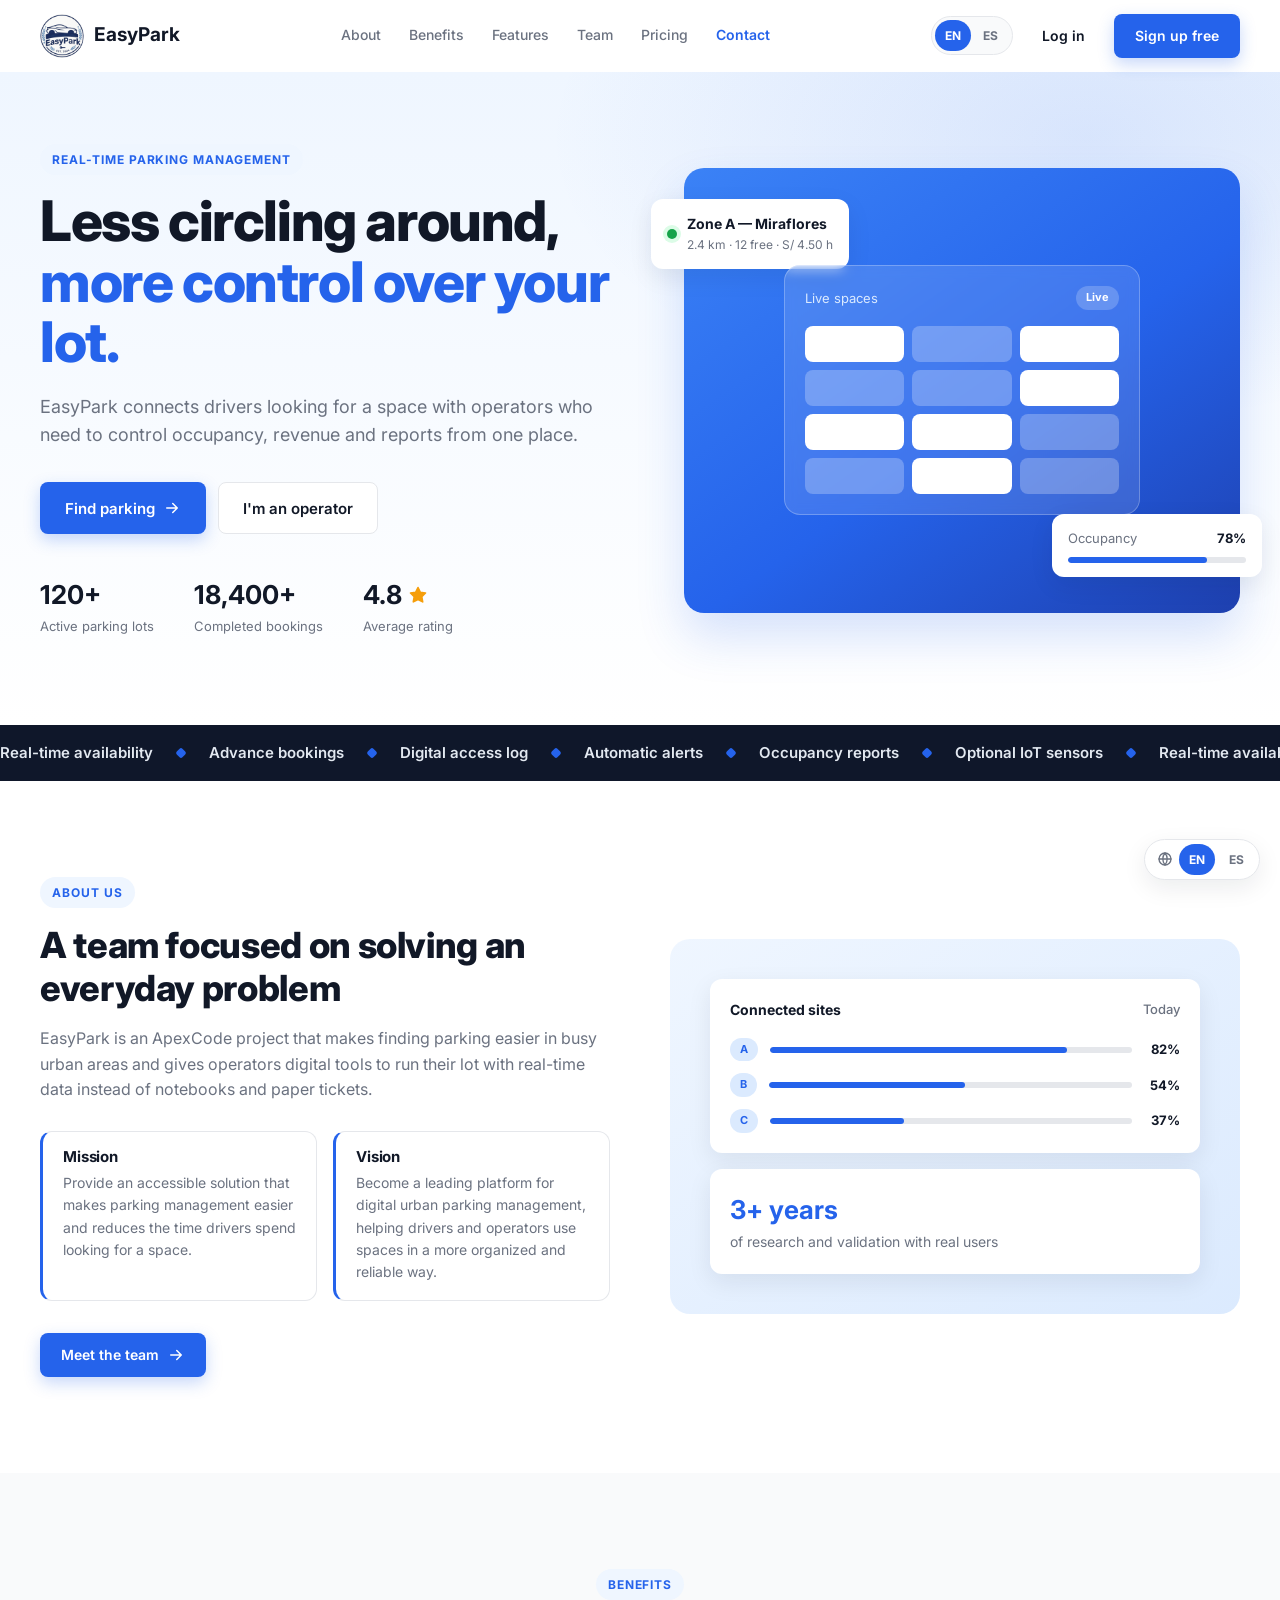
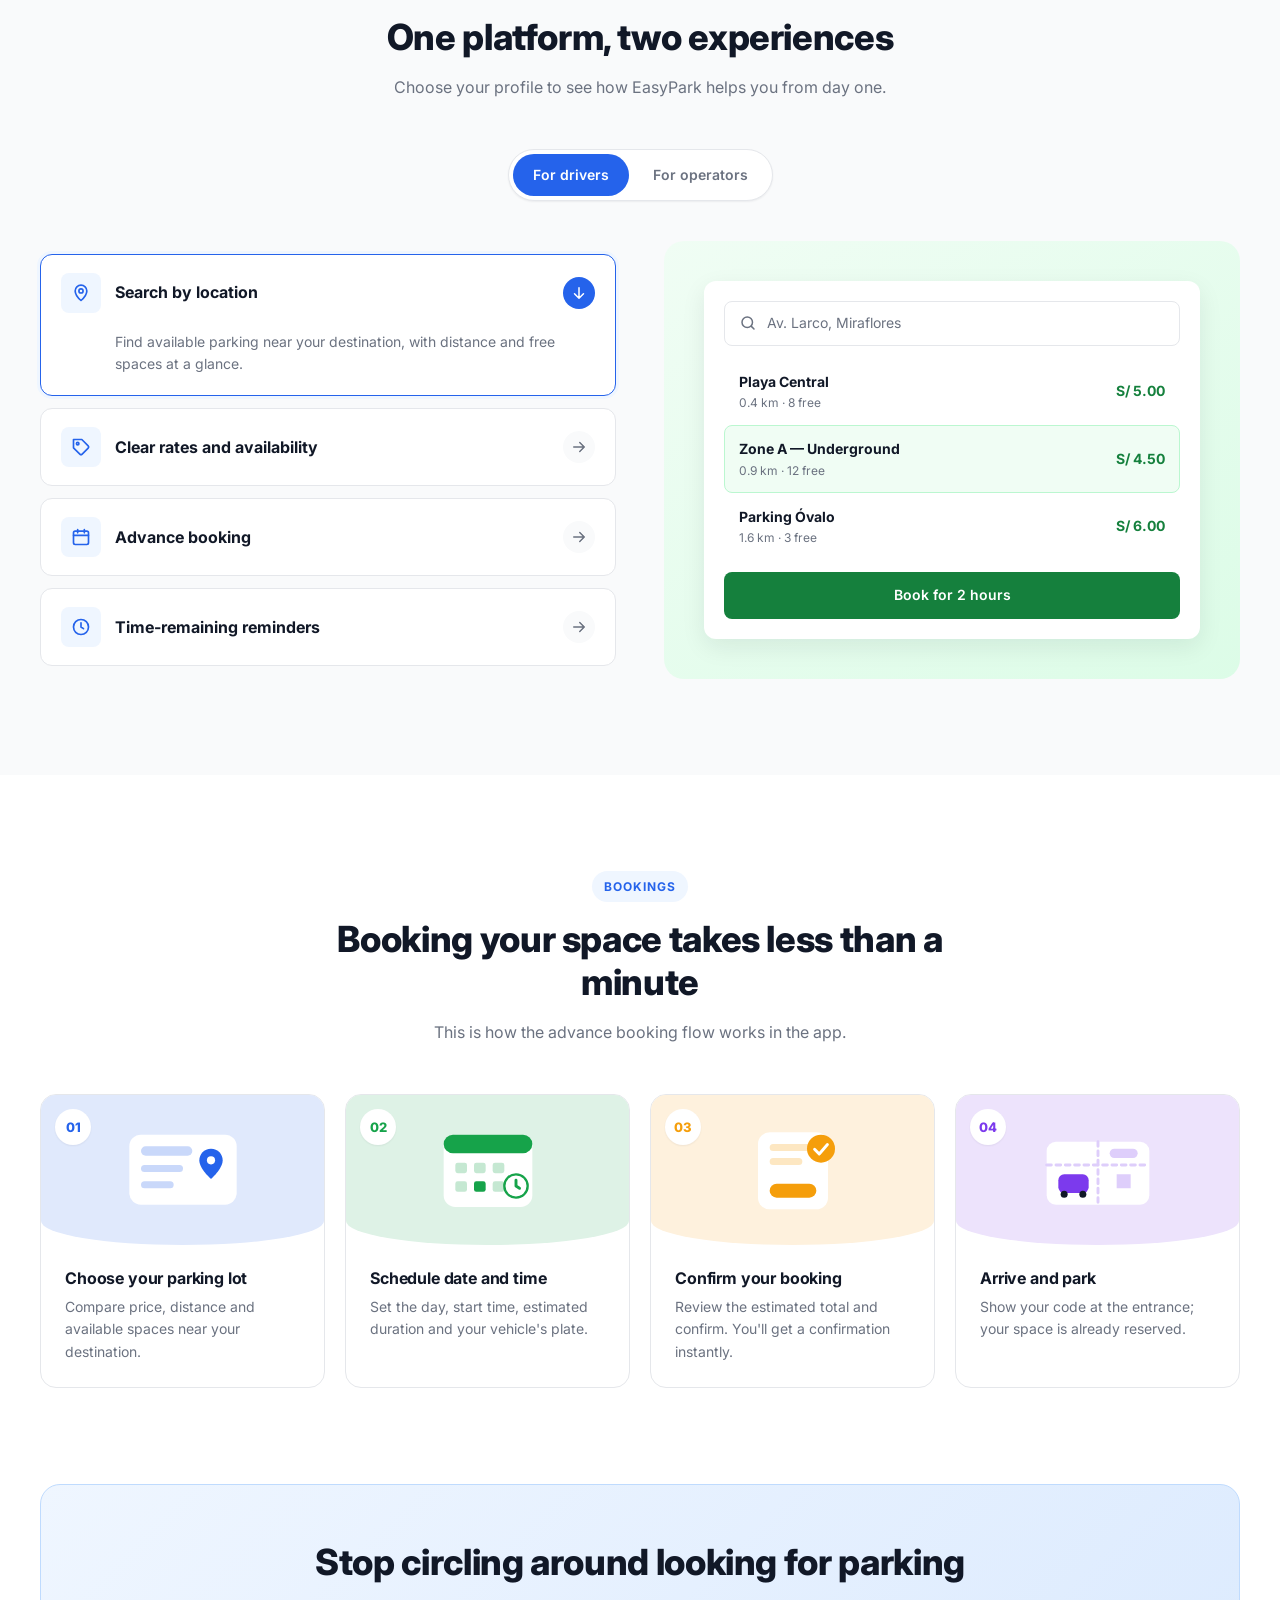
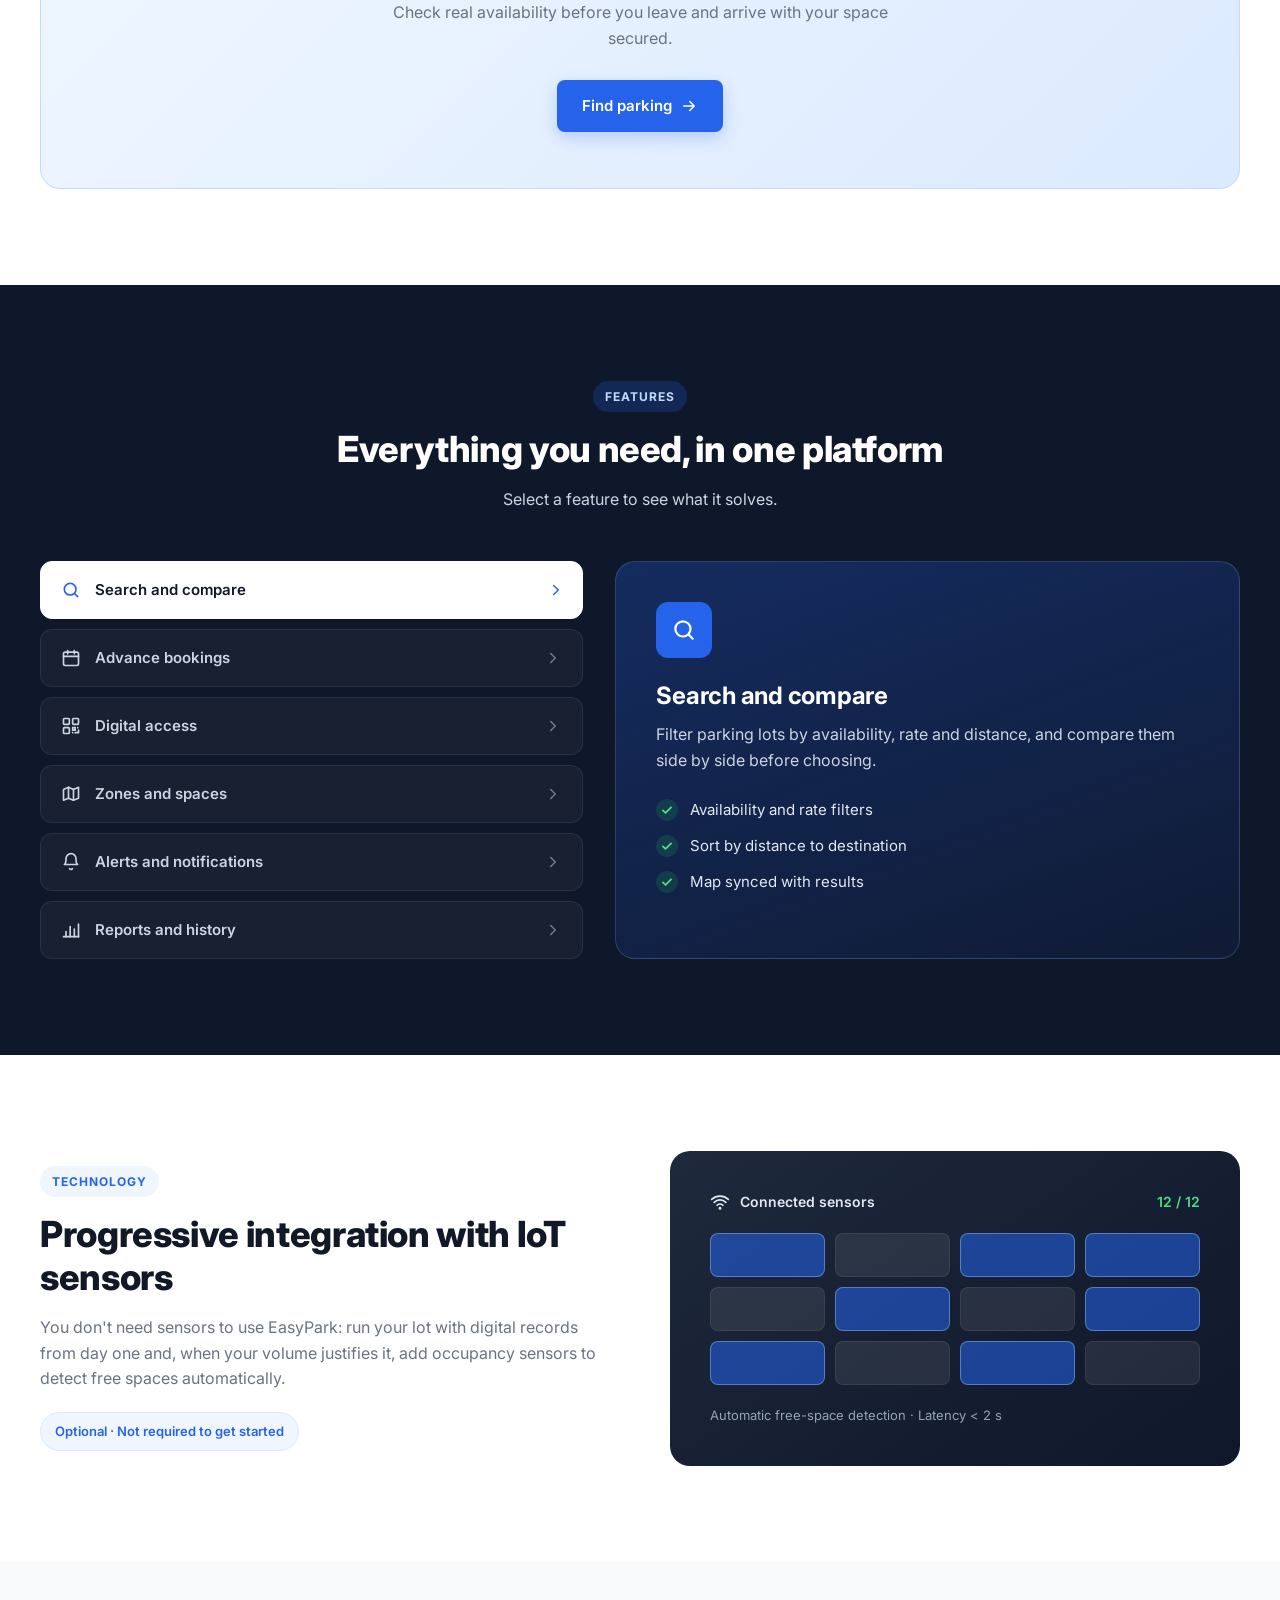
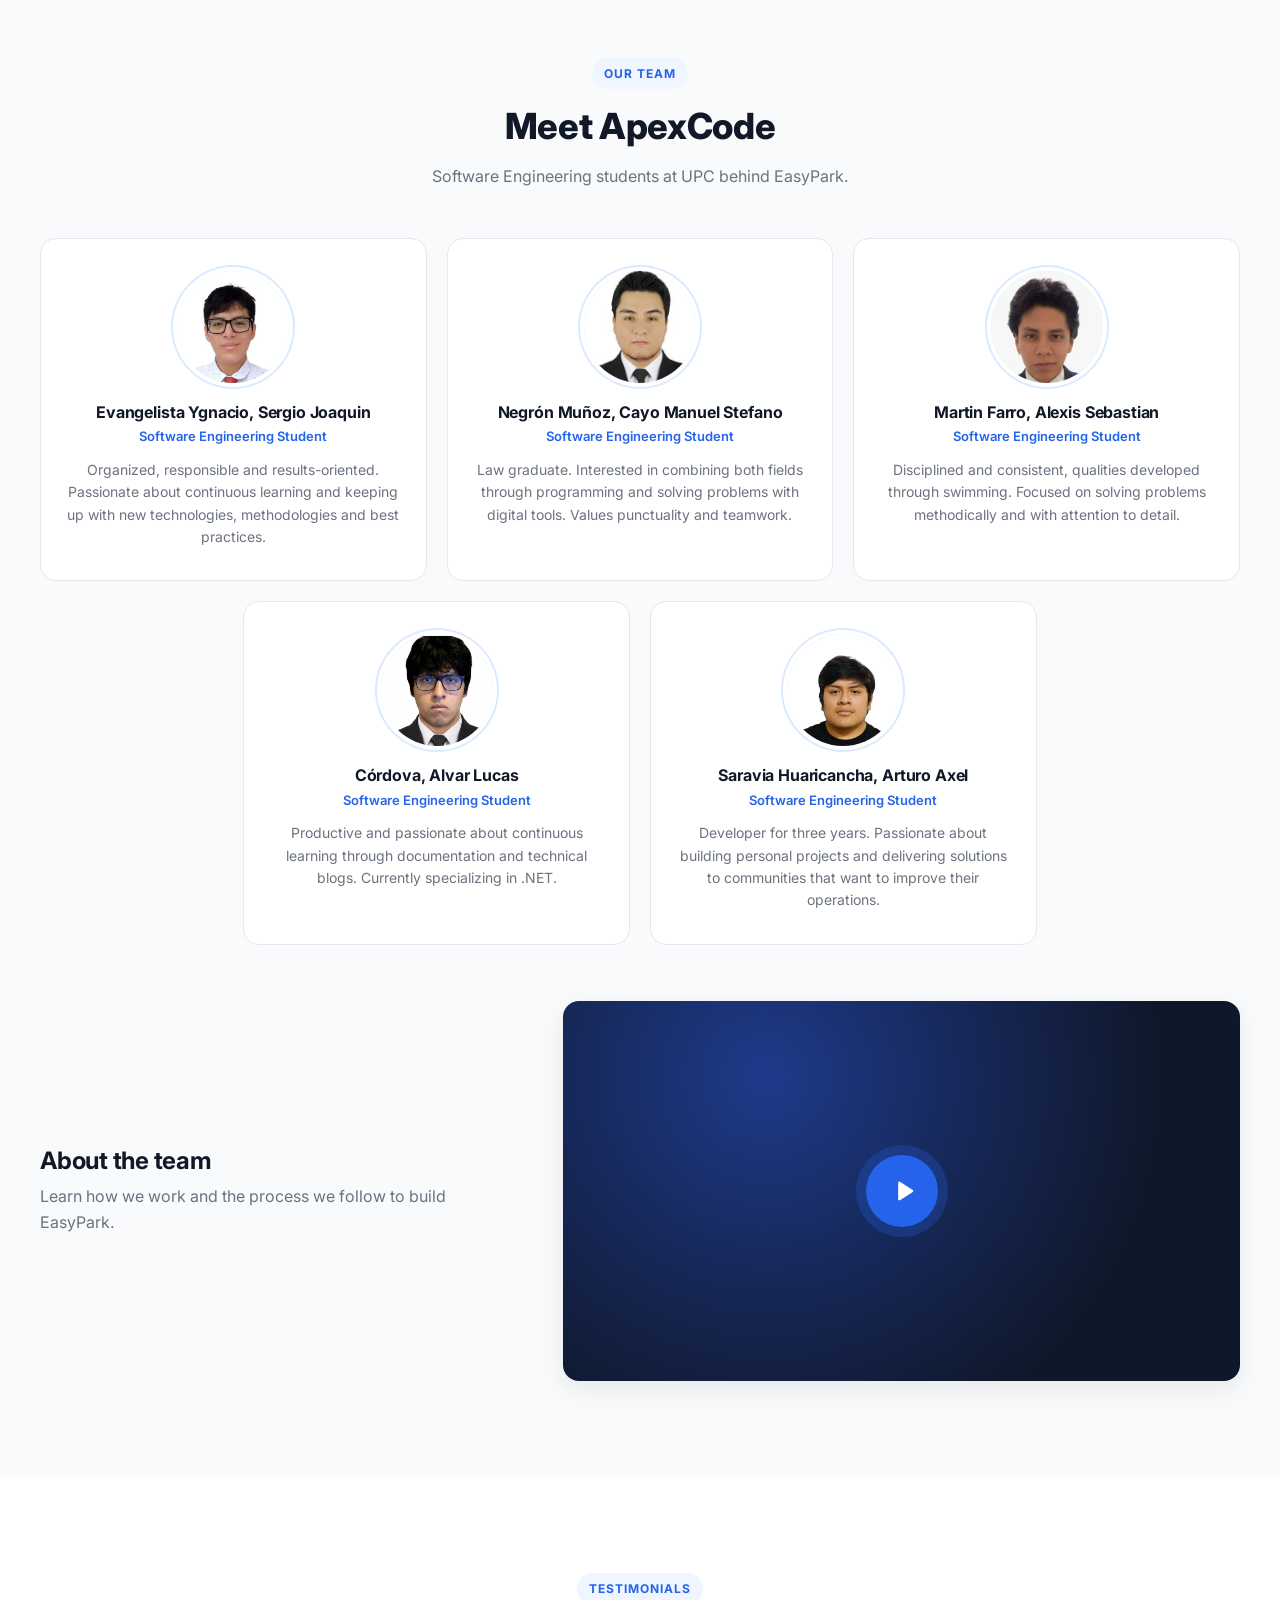
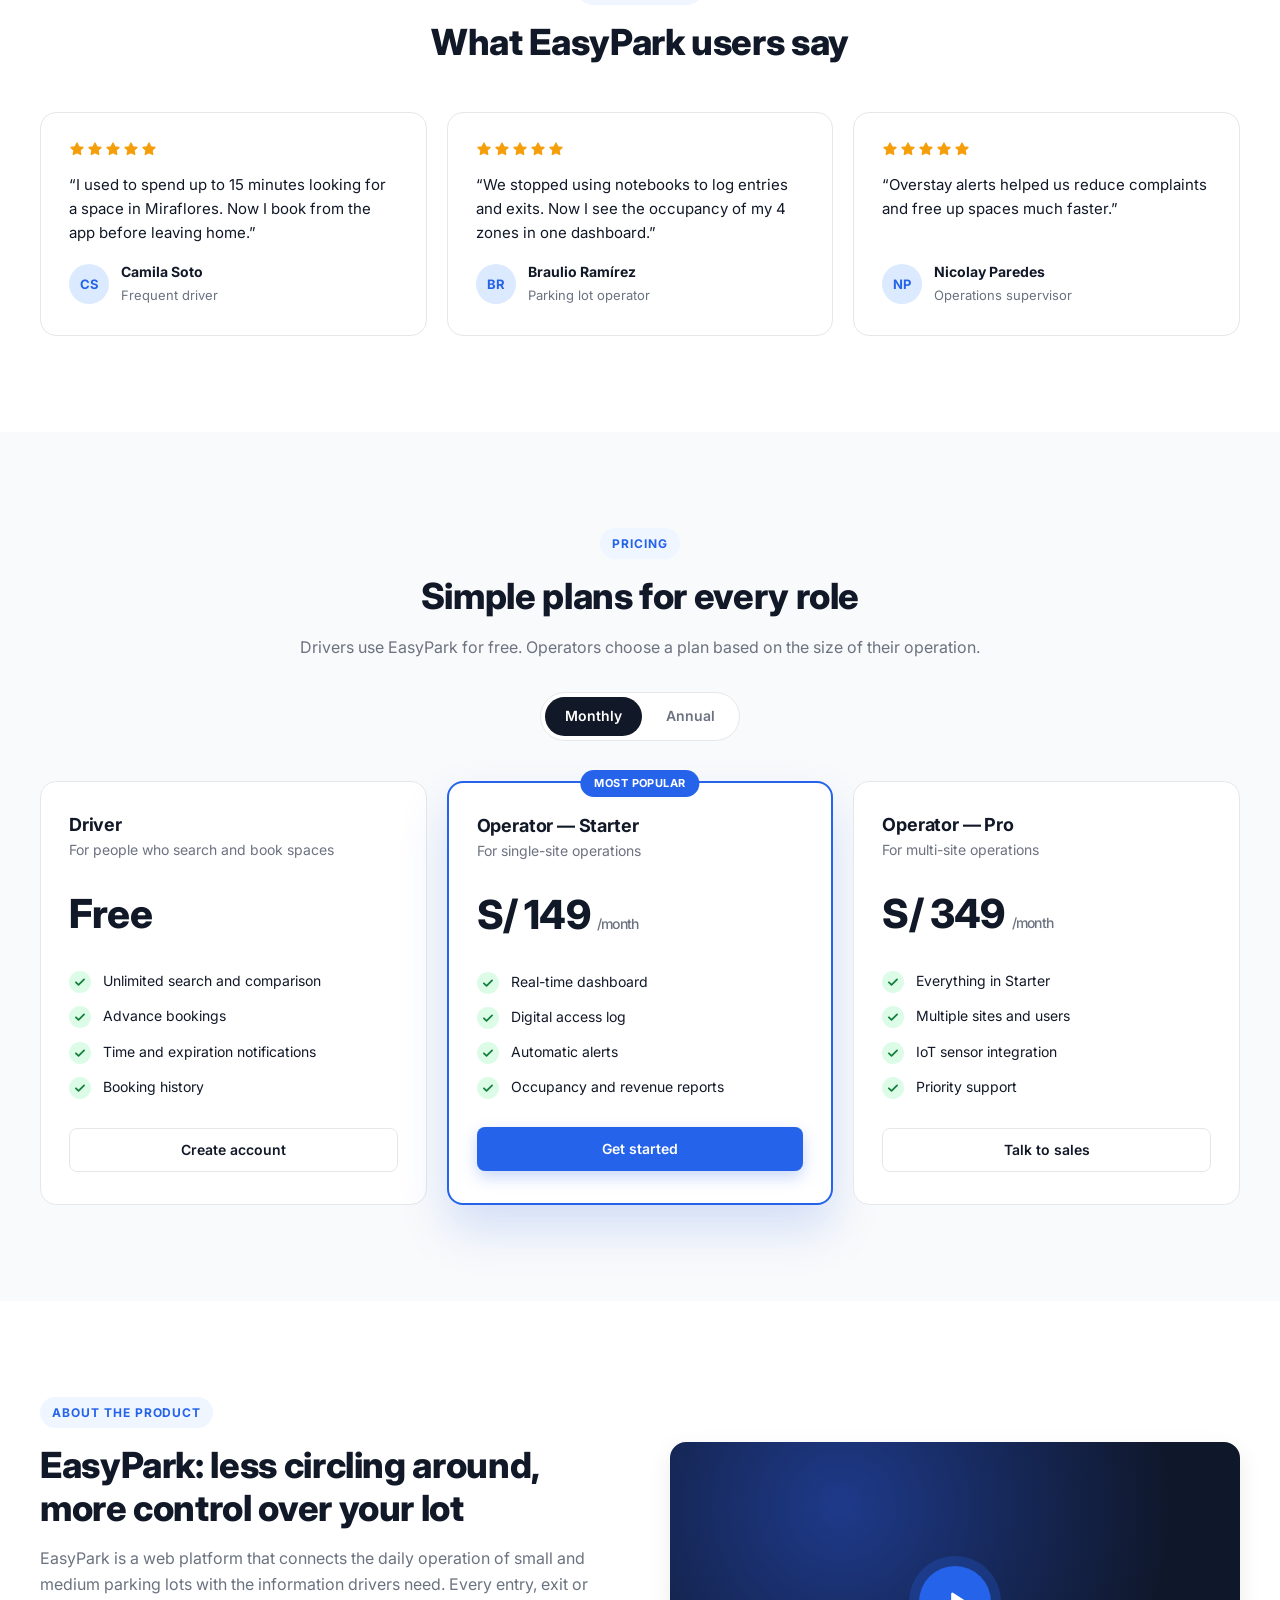
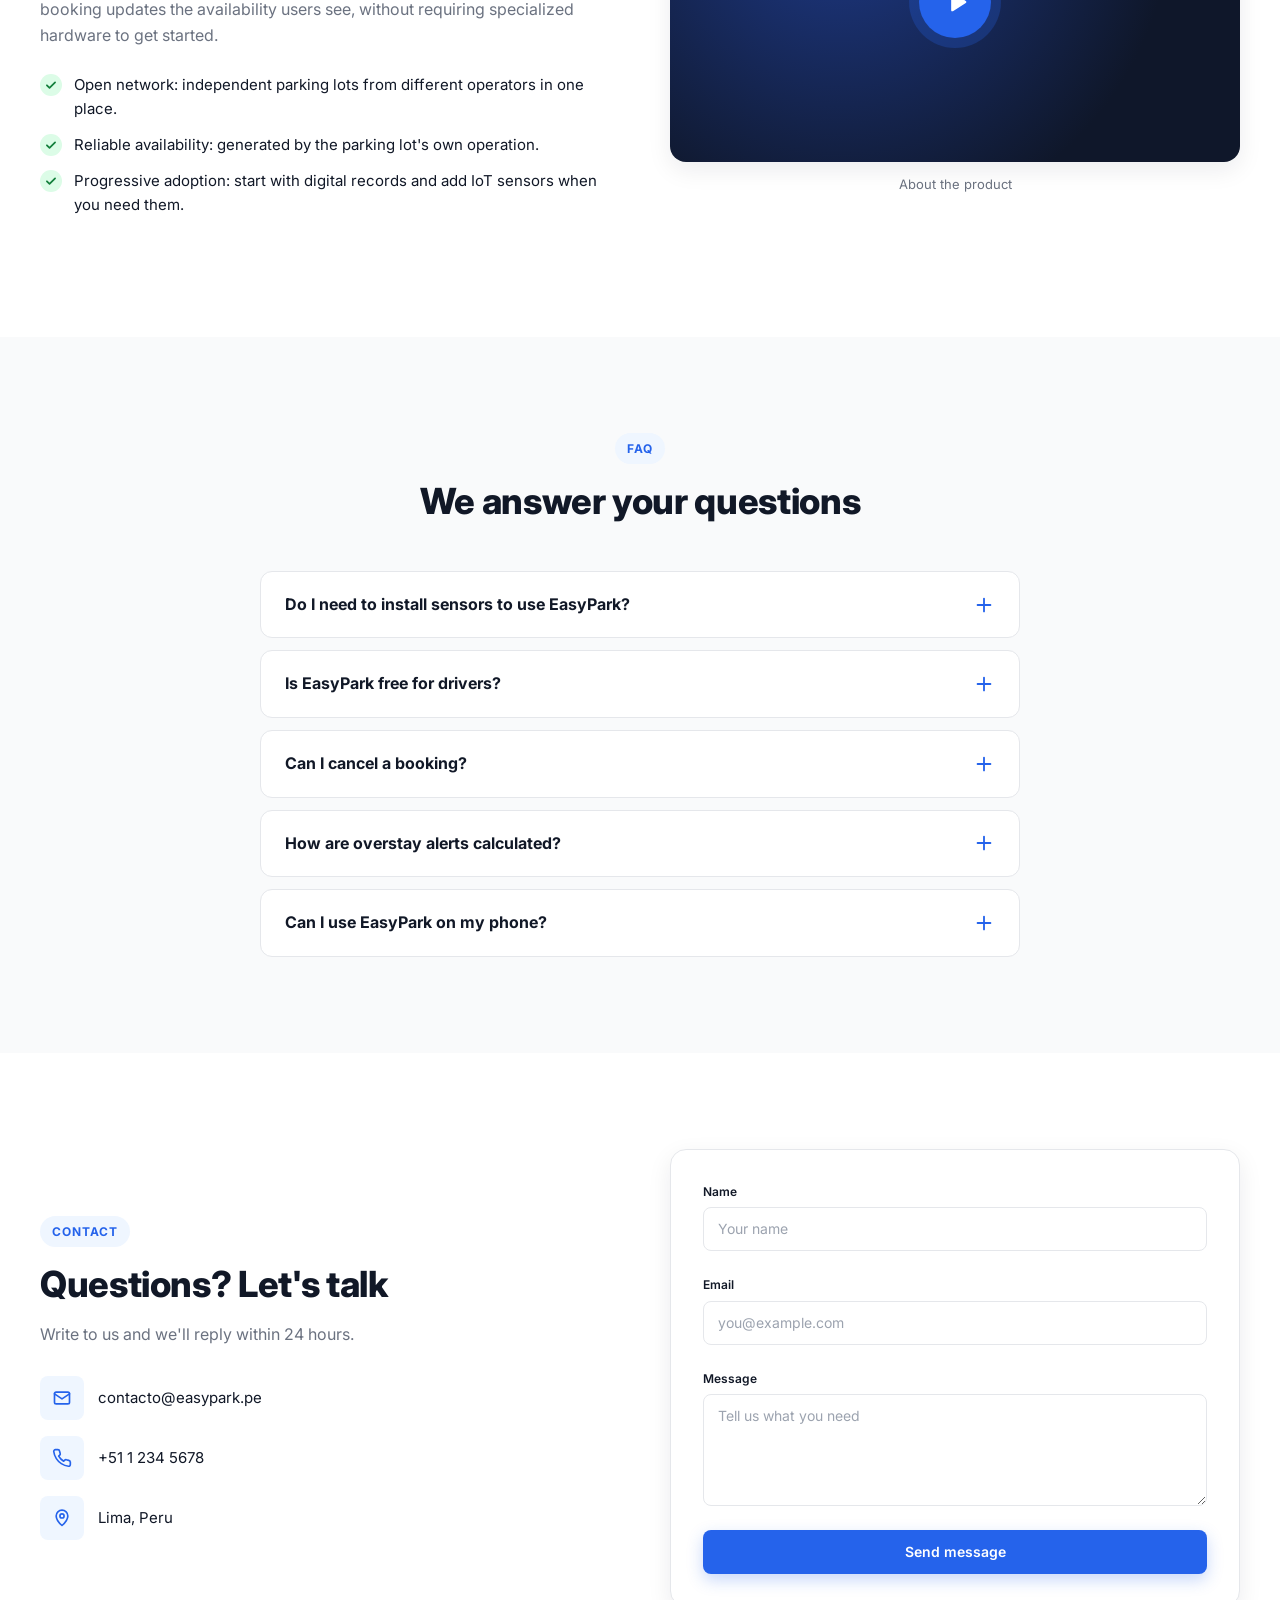
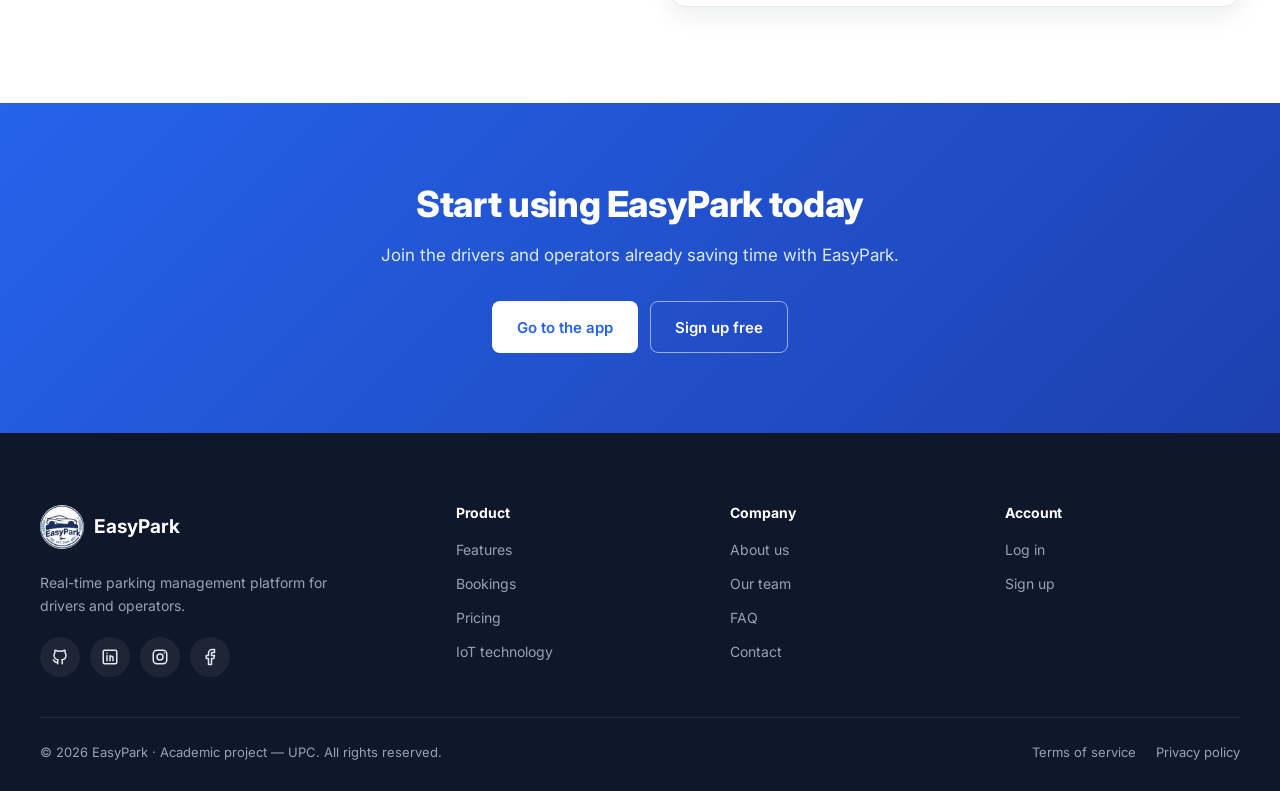
<file: index.html>
﻿<!DOCTYPE html>
<html lang="en">
<head>
    <meta charset="UTF-8" />
    <meta name="viewport" content="width=device-width, initial-scale=1.0" />
    <title>EasyPark | Real-time parking management</title>
    <meta name="description" content="EasyPark connects drivers looking for a space with operators who need to control occupancy, revenue and reports from one place." />
    <meta name="keywords" content="estacionamiento, parking, reserva de estacionamiento, disponibilidad en tiempo real, gestión de estacionamientos, Lima" />
    <meta name="author" content="ApexCode - EasyPark" />
    <meta name="robots" content="index, follow" />
    <meta name="theme-color" content="#2563EB" />
    <link rel="canonical" href="https://upc-pre-202620-1asi0730-8074-apexcode.github.io/easypark-landing/" />

    <!-- Open Graph / Twitter -->
    <meta property="og:title" content="EasyPark | Menos vueltas buscando, más control al administrar" />
    <meta property="og:description" content="Encuentra y reserva estacionamiento en segundos, o digitaliza la operación de tu estacionamiento." />
    <meta property="og:type" content="website" />
    <meta property="og:locale" content="en_US" />
    <meta property="og:locale:alternate" content="es_PE" />
    <meta property="og:url" content="https://upc-pre-202620-1asi0730-8074-apexcode.github.io/easypark-landing/" />
    <meta property="og:image" content="https://upc-pre-202620-1asi0730-8074-apexcode.github.io/easypark-landing/assets/images/og-cover.png" />
    <meta name="twitter:card" content="summary_large_image" />

    <link rel="icon" type="image/jpeg" href="assets/images/logo.jpeg" />

    <!-- Fonts -->
    <link rel="preconnect" href="https://fonts.googleapis.com" />
    <link rel="preconnect" href="https://fonts.gstatic.com" crossorigin />
    <link rel="stylesheet" href="https://fonts.googleapis.com/css2?family=Inter:wght@400;500;600;700;800&display=swap" />

    <!-- Stylesheet -->
    <link rel="stylesheet" href="assets/css/styles.css" />

    <!-- Structured data -->
    <script type="application/ld+json">
        {
            "@context": "https://schema.org",
            "@type": "SoftwareApplication",
            "name": "EasyPark",
            "applicationCategory": "BusinessApplication",
            "operatingSystem": "Web",
            "description": "Real-time parking management platform for drivers and parking lot operators.",
            "author": { "@type": "Organization", "name": "ApexCode" },
            "offers": { "@type": "Offer", "price": "0", "priceCurrency": "PEN" }
        }
    </script>
</head>
<body>

<!-- ================= Icon sprite ================= -->
<svg class="sprite" aria-hidden="true" focusable="false">
    <symbol id="i-pin" viewBox="0 0 24 24"><path d="M12 21s-7-6.2-7-11.5a7 7 0 0 1 14 0C19 14.8 12 21 12 21Z"/><circle cx="12" cy="9.5" r="2.5"/></symbol>
    <symbol id="i-tag" viewBox="0 0 24 24"><path d="M20.6 13.4 13.4 20.6a2 2 0 0 1-2.8 0L3 13V3h10l7.6 7.6a2 2 0 0 1 0 2.8Z"/><circle cx="8" cy="8" r="1.5"/></symbol>
    <symbol id="i-calendar" viewBox="0 0 24 24"><rect x="3" y="5" width="18" height="16" rx="2"/><path d="M16 3v4M8 3v4M3 10h18"/></symbol>
    <symbol id="i-clock" viewBox="0 0 24 24"><circle cx="12" cy="12" r="9"/><path d="M12 7v5l3 2"/></symbol>
    <symbol id="i-map" viewBox="0 0 24 24"><path d="M9 4 3 6.5v13L9 17l6 2.5 6-2.5v-13L15 6.5 9 4Z"/><path d="M9 4v13M15 6.5v13"/></symbol>
    <symbol id="i-qr" viewBox="0 0 24 24"><rect x="3" y="3" width="7" height="7" rx="1"/><rect x="14" y="3" width="7" height="7" rx="1"/><rect x="3" y="14" width="7" height="7" rx="1"/><path d="M14 14h3v3h-3zM20 14v.01M14 20h.01M17 20h4v-3"/></symbol>
    <symbol id="i-bell" viewBox="0 0 24 24"><path d="M18 8a6 6 0 1 0-12 0c0 6-2 7-2 7h16s-2-1-2-7Z"/><path d="M10.3 20a2 2 0 0 0 3.4 0"/></symbol>
    <symbol id="i-chart" viewBox="0 0 24 24"><path d="M3 20h18"/><path d="M6 20v-6M11 20V8M16 20v-9M21 20V5"/></symbol>
    <symbol id="i-search" viewBox="0 0 24 24"><circle cx="11" cy="11" r="7"/><path d="m20 20-3.5-3.5"/></symbol>
    <symbol id="i-check" viewBox="0 0 24 24"><path d="m5 12.5 4.5 4.5L19 7.5"/></symbol>
    <symbol id="i-arrow" viewBox="0 0 24 24"><path d="M5 12h14M13 6l6 6-6 6"/></symbol>
    <symbol id="i-chevron" viewBox="0 0 24 24"><path d="m9 6 6 6-6 6"/></symbol>
    <symbol id="i-plus" viewBox="0 0 24 24"><path d="M12 5v14M5 12h14"/></symbol>
    <symbol id="i-play" viewBox="0 0 24 24"><path d="M8 5v14l11-7L8 5Z"/></symbol>
    <symbol id="i-wifi" viewBox="0 0 24 24"><path d="M2 8.8a15 15 0 0 1 20 0M5 12.4a10 10 0 0 1 14 0M8.5 15.9a5 5 0 0 1 7 0"/><circle cx="12" cy="19.5" r=".8"/></symbol>
    <symbol id="i-mail" viewBox="0 0 24 24"><rect x="3" y="5" width="18" height="14" rx="2"/><path d="m3 7 9 6 9-6"/></symbol>
    <symbol id="i-phone" viewBox="0 0 24 24"><path d="M22 16.9v3a2 2 0 0 1-2.2 2 19.8 19.8 0 0 1-8.6-3.1 19.5 19.5 0 0 1-6-6A19.8 19.8 0 0 1 2.1 4.2 2 2 0 0 1 4.1 2h3a2 2 0 0 1 2 1.7c.1.9.4 1.8.7 2.7a2 2 0 0 1-.5 2.1L8 9.8a16 16 0 0 0 6 6l1.3-1.3a2 2 0 0 1 2.1-.4c.9.3 1.8.6 2.7.7a2 2 0 0 1 1.7 2Z"/></symbol>
    <symbol id="i-star" viewBox="0 0 24 24"><path d="m12 3 2.8 5.7 6.2.9-4.5 4.4 1.1 6.2L12 17.3 6.4 20.2l1.1-6.2L3 9.6l6.2-.9L12 3Z"/></symbol>
    <symbol id="i-globe" viewBox="0 0 24 24"><circle cx="12" cy="12" r="9"/><path d="M3 12h18M12 3a14 14 0 0 1 0 18M12 3a14 14 0 0 0 0 18"/></symbol>
    <symbol id="i-menu" viewBox="0 0 24 24"><path d="M4 7h16M4 12h16M4 17h16"/></symbol>
    <symbol id="i-close" viewBox="0 0 24 24"><path d="M6 6l12 12M18 6 6 18"/></symbol>
    <symbol id="i-github" viewBox="0 0 24 24"><path d="M9 19c-4.3 1.4-4.3-2.5-6-3m12 5v-3.5c0-1 .1-1.4-.5-2 2.8-.3 5.5-1.4 5.5-6a4.6 4.6 0 0 0-1.3-3.2 4.2 4.2 0 0 0-.1-3.2s-1.1-.3-3.5 1.3a12.3 12.3 0 0 0-6.2 0C6.5 2.8 5.4 3.1 5.4 3.1a4.2 4.2 0 0 0-.1 3.2A4.6 4.6 0 0 0 4 9.5c0 4.6 2.7 5.7 5.5 6-.6.6-.6 1.2-.5 2V21"/></symbol>
    <symbol id="i-linkedin" viewBox="0 0 24 24"><rect x="3" y="3" width="18" height="18" rx="2"/><path d="M8 10v7M8 7v.01M12 17v-4a2 2 0 0 1 4 0v4M12 10v7"/></symbol>
    <symbol id="i-instagram" viewBox="0 0 24 24"><rect x="3" y="3" width="18" height="18" rx="5"/><circle cx="12" cy="12" r="4"/><path d="M17.5 6.5v.01"/></symbol>
    <symbol id="i-facebook" viewBox="0 0 24 24"><path d="M18 2h-3a5 5 0 0 0-5 5v3H7v4h3v8h4v-8h3l1-4h-4V7a1 1 0 0 1 1-1h3V2Z"/></symbol>
</svg>

<a class="skip-link" href="#main" data-i18n="a11y.skip">Skip to main content</a>

<!-- ================= Header & Navbar ================= -->
<header class="header" id="header">
    <div class="container nav-container">
        <a href="#home" class="brand" aria-label="EasyPark">
            <img src="assets/images/logo.jpeg" alt="" width="44" height="44" />
            <span>EasyPark</span>
        </a>

        <nav class="nav-links" id="nav" aria-label="Main">
            <a href="#about" data-i18n="nav.about">About</a>
            <a href="#benefits" data-i18n="nav.benefits">Benefits</a>
            <a href="#features" data-i18n="nav.features">Features</a>
            <a href="#team" data-i18n="nav.team">Team</a>
            <a href="#plans" data-i18n="nav.plans">Pricing</a>
            <a href="#contact" data-i18n="nav.contact">Contact</a>
            <div class="nav-actions-mobile">
                <a href="#plans" class="btn btn-ghost" data-app-link="login" data-i18n="nav.login">Log in</a>
                <a href="#plans" class="btn btn-primary" data-app-link="signup" data-i18n="nav.signup">Sign up free</a>
            </div>
        </nav>

        <div class="nav-actions">
            <div class="lang-switch" role="group" data-i18n-aria="a11y.lang" aria-label="Change language">
                <button type="button" class="lang-opt" data-lang="en" aria-pressed="true">EN</button>
                <button type="button" class="lang-opt" data-lang="es" aria-pressed="false">ES</button>
            </div>
            <a href="#plans" class="btn btn-ghost hide-sm" data-app-link="login" data-i18n="nav.login">Log in</a>
            <a href="#plans" class="btn btn-primary hide-sm" data-app-link="signup" data-i18n="nav.signup">Sign up free</a>
            <button class="menu-btn" id="menu-btn" type="button" aria-expanded="false" aria-controls="nav" data-i18n-aria="a11y.menu" aria-label="Open menu">
                <svg class="ico ico-open"><use href="#i-menu"/></svg>
                <svg class="ico ico-close"><use href="#i-close"/></svg>
            </button>
        </div>
    </div>
</header>

<main id="main">

    <!-- ================= Hero Section ================= -->
    <section class="hero-section" id="home">
        <div class="container hero-grid">
            <div class="hero-left">
                <p class="eyebrow" data-i18n="hero.eyebrow">Real-time parking management</p>
                <h1 class="hero-title">
                    <span data-i18n="hero.title1">Less circling around,</span>
                    <span class="accent" data-i18n="hero.title2">more control over your lot.</span>
                </h1>
                <p class="hero-subtitle" data-i18n="hero.subtitle">EasyPark connects drivers looking for a space with operators who need to control occupancy, revenue and reports from one place.</p>
                <div class="hero-cta">
                    <a href="#benefits" class="btn btn-primary btn-lg" data-segment="driver">
                        <span data-i18n="hero.ctaDriver">Find parking</span>
                        <svg class="ico"><use href="#i-arrow"/></svg>
                    </a>
                    <a href="#benefits" class="btn btn-outline btn-lg" data-segment="admin" data-i18n="hero.ctaAdmin">I'm an operator</a>
                </div>
                <ul class="hero-stats">
                    <li><strong data-count="120" data-suffix="+">120+</strong><span data-i18n="hero.stat1">Active parking lots</span></li>
                    <li><strong data-count="18400" data-suffix="+">18,400+</strong><span data-i18n="hero.stat2">Completed bookings</span></li>
                    <li><strong>4.8 <svg class="ico ico-star"><use href="#i-star"/></svg></strong><span data-i18n="hero.stat3">Average rating</span></li>
                </ul>
            </div>

            <div class="hero-right" aria-hidden="true">
                <div class="hero-panel">
                    <div class="float-card float-card--top">
                        <span class="dot dot--ok"></span>
                        <div>
                            <p class="fc-title" data-i18n="hero.cardZone">Zone A — Miraflores</p>
                            <p class="fc-meta" data-i18n="hero.cardMeta">2.4 km · 12 free · S/ 4.50 h</p>
                        </div>
                    </div>
                    <div class="hero-mock">
                        <div class="hm-row"><span data-i18n="hero.liveLabel">Live spaces</span><span class="hm-chip" data-i18n="hero.liveChip">Live</span></div>
                        <div class="hm-grid">
                            <span class="slot free"></span><span class="slot busy"></span><span class="slot free"></span>
                            <span class="slot busy"></span><span class="slot busy"></span><span class="slot free"></span>
                            <span class="slot free"></span><span class="slot free"></span><span class="slot busy"></span>
                            <span class="slot busy"></span><span class="slot free"></span><span class="slot busy"></span>
                        </div>
                    </div>
                    <div class="float-card float-card--bottom">
                        <div class="fc-bar-head"><span data-i18n="hero.occupancy">Occupancy</span><strong>78%</strong></div>
                        <div class="bar"><i style="--w:78%"></i></div>
                    </div>
                </div>
            </div>
        </div>
    </section>

    <!-- ================= Marquee Ribbon ================= -->
    <div class="marquee" aria-hidden="true">
        <div class="marquee-track">
            <div class="marquee-group">
                <span data-i18n="marquee.item1">Real-time availability</span><i></i>
                <span data-i18n="marquee.item2">Advance bookings</span><i></i>
                <span data-i18n="marquee.item3">Digital access log</span><i></i>
                <span data-i18n="marquee.item4">Automatic alerts</span><i></i>
                <span data-i18n="marquee.item5">Occupancy reports</span><i></i>
                <span data-i18n="marquee.item6">Optional IoT sensors</span><i></i>
            </div>
            <div class="marquee-group">
                <span data-i18n="marquee.item1">Real-time availability</span><i></i>
                <span data-i18n="marquee.item2">Advance bookings</span><i></i>
                <span data-i18n="marquee.item3">Digital access log</span><i></i>
                <span data-i18n="marquee.item4">Automatic alerts</span><i></i>
                <span data-i18n="marquee.item5">Occupancy reports</span><i></i>
                <span data-i18n="marquee.item6">Optional IoT sensors</span><i></i>
            </div>
        </div>
    </div>

    <!-- ================= About Us ================= -->
    <section class="section" id="about">
        <div class="container split">
            <div class="reveal">
                <p class="eyebrow" data-i18n="about.eyebrow">About us</p>
                <h2 data-i18n="about.title">A team focused on solving an everyday problem</h2>
                <p class="muted" data-i18n="about.desc">EasyPark is an ApexCode project that makes finding parking easier in busy urban areas and gives operators digital tools to run their lot with real-time data instead of notebooks and paper tickets.</p>
                <div class="mv-grid">
                    <div class="mv-card">
                        <h3 data-i18n="about.missionTitle">Mission</h3>
                        <p data-i18n="about.mission">Provide an accessible solution that makes parking management easier and reduces the time drivers spend looking for a space.</p>
                    </div>
                    <div class="mv-card">
                        <h3 data-i18n="about.visionTitle">Vision</h3>
                        <p data-i18n="about.vision">Become a leading platform for digital urban parking management, helping drivers and operators use spaces in a more organized and reliable way.</p>
                    </div>
                </div>
                <a href="#team" class="btn btn-primary">
                    <span data-i18n="about.cta">Meet the team</span>
                    <svg class="ico"><use href="#i-arrow"/></svg>
                </a>
            </div>

            <div class="panel panel--blue reveal" aria-hidden="true">
                <div class="mini-card">
                    <div class="mini-head"><span data-i18n="about.panelTitle">Connected sites</span><em data-i18n="about.panelToday">Today</em></div>
                    <div class="mini-row"><span class="tag">A</span><div class="bar sm"><i style="--w:82%"></i></div><b>82%</b></div>
                    <div class="mini-row"><span class="tag">B</span><div class="bar sm"><i style="--w:54%"></i></div><b>54%</b></div>
                    <div class="mini-row"><span class="tag">C</span><div class="bar sm"><i style="--w:37%"></i></div><b>37%</b></div>
                </div>
                <div class="panel-note">
                    <strong data-i18n="about.noteValue">3+ years</strong>
                    <span data-i18n="about.noteText">of research and validation with real users</span>
                </div>
            </div>
        </div>
    </section>

    <!-- ================= Benefits (segment tabs + accordion) ================= -->
    <section class="section section--soft" id="benefits">
        <div class="container">
            <div class="section-head reveal">
                <p class="eyebrow" data-i18n="benefits.eyebrow">Benefits</p>
                <h2 data-i18n="benefits.title">One platform, two experiences</h2>
                <p class="muted" data-i18n="benefits.subtitle">Choose your profile to see how EasyPark helps you from day one.</p>
            </div>

            <div class="segment-toggle reveal" role="tablist">
                <button type="button" class="segment-btn is-active" role="tab" aria-selected="true" aria-controls="panel-driver" id="tab-driver" data-segment-tab="driver" data-i18n="benefits.tabDriver">For drivers</button>
                <button type="button" class="segment-btn" role="tab" aria-selected="false" aria-controls="panel-admin" id="tab-admin" data-segment-tab="admin" data-i18n="benefits.tabAdmin">For operators</button>
            </div>

            <!-- Drivers -->
            <div class="services-grid" id="panel-driver" role="tabpanel" aria-labelledby="tab-driver" data-segment-panel="driver">
                <div class="accordion" data-accordion>
                    <div class="acc-item is-open">
                        <button type="button" class="acc-head" aria-expanded="true">
                            <span class="acc-ico"><svg class="ico"><use href="#i-pin"/></svg></span>
                            <span class="acc-title" data-i18n="benefits.d1Title">Search by location</span>
                            <svg class="ico acc-arrow"><use href="#i-arrow"/></svg>
                        </button>
                        <div class="acc-body"><p data-i18n="benefits.d1Desc">Find available parking near your destination, with distance and free spaces at a glance.</p></div>
                    </div>
                    <div class="acc-item">
                        <button type="button" class="acc-head" aria-expanded="false">
                            <span class="acc-ico"><svg class="ico"><use href="#i-tag"/></svg></span>
                            <span class="acc-title" data-i18n="benefits.d2Title">Clear rates and availability</span>
                            <svg class="ico acc-arrow"><use href="#i-arrow"/></svg>
                        </button>
                        <div class="acc-body"><p data-i18n="benefits.d2Desc">Compare price, distance and features before deciding. No surprise charges when you leave.</p></div>
                    </div>
                    <div class="acc-item">
                        <button type="button" class="acc-head" aria-expanded="false">
                            <span class="acc-ico"><svg class="ico"><use href="#i-calendar"/></svg></span>
                            <span class="acc-title" data-i18n="benefits.d3Title">Advance booking</span>
                            <svg class="ico acc-arrow"><use href="#i-arrow"/></svg>
                        </button>
                        <div class="acc-body"><p data-i18n="benefits.d3Desc">Secure your space before you leave home and get instant confirmation.</p></div>
                    </div>
                    <div class="acc-item">
                        <button type="button" class="acc-head" aria-expanded="false">
                            <span class="acc-ico"><svg class="ico"><use href="#i-clock"/></svg></span>
                            <span class="acc-title" data-i18n="benefits.d4Title">Time-remaining reminders</span>
                            <svg class="ico acc-arrow"><use href="#i-arrow"/></svg>
                        </button>
                        <div class="acc-body"><p data-i18n="benefits.d4Desc">Get notified before your time runs out to avoid extra charges.</p></div>
                    </div>
                </div>

                <div class="panel panel--green" aria-hidden="true">
                    <div class="search-mock">
                        <div class="search-bar"><svg class="ico"><use href="#i-search"/></svg><span data-i18n="benefits.searchPlaceholder">Av. Larco, Miraflores</span></div>
                        <div class="result"><div><p class="r-title" data-i18n="benefits.r1">Playa Central</p><p class="r-meta" data-i18n="benefits.r1Meta">0.4 km · 8 free</p></div><b>S/ 5.00</b></div>
                        <div class="result is-active"><div><p class="r-title" data-i18n="benefits.r2">Zone A — Underground</p><p class="r-meta" data-i18n="benefits.r2Meta">0.9 km · 12 free</p></div><b>S/ 4.50</b></div>
                        <div class="result"><div><p class="r-title" data-i18n="benefits.r3">Parking Óvalo</p><p class="r-meta" data-i18n="benefits.r3Meta">1.6 km · 3 free</p></div><b>S/ 6.00</b></div>
                        <div class="search-cta" data-i18n="benefits.searchCta">Book for 2 hours</div>
                    </div>
                </div>
            </div>

            <!-- Operators -->
            <div class="services-grid" id="panel-admin" role="tabpanel" aria-labelledby="tab-admin" data-segment-panel="admin" hidden>
                <div class="accordion" data-accordion>
                    <div class="acc-item is-open">
                        <button type="button" class="acc-head" aria-expanded="true">
                            <span class="acc-ico"><svg class="ico"><use href="#i-map"/></svg></span>
                            <span class="acc-title" data-i18n="benefits.a1Title">Digital zones and spaces</span>
                            <svg class="ico acc-arrow"><use href="#i-arrow"/></svg>
                        </button>
                        <div class="acc-body"><p data-i18n="benefits.a1Desc">Register, organize and classify your spaces by zone and user type, and update capacity instantly.</p></div>
                    </div>
                    <div class="acc-item">
                        <button type="button" class="acc-head" aria-expanded="false">
                            <span class="acc-ico"><svg class="ico"><use href="#i-qr"/></svg></span>
                            <span class="acc-title" data-i18n="benefits.a2Title">Digital access log</span>
                            <svg class="ico acc-arrow"><use href="#i-arrow"/></svg>
                        </button>
                        <div class="acc-body"><p data-i18n="benefits.a2Desc">Record entries and exits by QR code or manually, without notebooks or paper tickets.</p></div>
                    </div>
                    <div class="acc-item">
                        <button type="button" class="acc-head" aria-expanded="false">
                            <span class="acc-ico"><svg class="ico"><use href="#i-bell"/></svg></span>
                            <span class="acc-title" data-i18n="benefits.a3Title">Automatic alerts</span>
                            <svg class="ico acc-arrow"><use href="#i-arrow"/></svg>
                        </button>
                        <div class="acc-body"><p data-i18n="benefits.a3Desc">Detect overstays and critical capacity without walking the lot.</p></div>
                    </div>
                    <div class="acc-item">
                        <button type="button" class="acc-head" aria-expanded="false">
                            <span class="acc-ico"><svg class="ico"><use href="#i-chart"/></svg></span>
                            <span class="acc-title" data-i18n="benefits.a4Title">Reports and remote supervision</span>
                            <svg class="ico acc-arrow"><use href="#i-arrow"/></svg>
                        </button>
                        <div class="acc-body"><p data-i18n="benefits.a4Desc">Check occupancy, movements and revenue from anywhere and export your reports.</p></div>
                    </div>
                </div>

                <div class="panel panel--blue" aria-hidden="true">
                    <div class="admin-mock">
                        <div class="am-head"><span data-i18n="benefits.adminHead">Operator dashboard</span><em data-i18n="benefits.adminLive">Real time</em></div>
                        <div class="am-kpis">
                            <div><p data-i18n="benefits.kpiOccupancy">Occupancy</p><strong>78%</strong></div>
                            <div><p data-i18n="benefits.kpiIncome">Revenue</p><strong>S/ 1,240</strong></div>
                            <div><p data-i18n="benefits.kpiAlerts">Alerts</p><strong class="text-danger">3</strong></div>
                        </div>
                        <div class="am-list">
                            <div class="am-item"><span class="dot dot--ok"></span><span data-i18n="benefits.ev1">Entry recorded · Space B-12</span></div>
                            <div class="am-item"><span class="dot dot--warn"></span><span data-i18n="benefits.ev2">Time exceeded · Space A-04</span></div>
                            <div class="am-item"><span class="dot dot--info"></span><span data-i18n="benefits.ev3">Booking confirmed · Space C-08</span></div>
                        </div>
                    </div>
                </div>
            </div>
        </div>
    </section>

    <!-- ================= How booking works (steps) ================= -->
    <section class="section" id="steps">
        <div class="container">
            <div class="section-head reveal">
                <p class="eyebrow" data-i18n="steps.eyebrow">Bookings</p>
                <h2 data-i18n="steps.title">Booking your space takes less than a minute</h2>
                <p class="muted" data-i18n="steps.subtitle">This is how the advance booking flow works in the app.</p>
            </div>

            <ol class="steps-grid">
                <li class="step-card step-card--1 reveal">
                    <div class="step-top">
                        <span class="step-num">01</span>
                        <svg class="step-ill" viewBox="0 0 120 80" aria-hidden="true"><rect x="14" y="10" width="92" height="60" rx="10" class="ill-card"/><rect x="24" y="20" width="44" height="8" rx="4" class="ill-soft"/><path d="M84 22c-6 0-10 4.5-10 10 0 7.5 10 16 10 16s10-8.5 10-16c0-5.5-4-10-10-10Z" class="ill-accent"/><circle cx="84" cy="32" r="3.5" class="ill-card"/><rect x="24" y="36" width="36" height="6" rx="3" class="ill-soft"/><rect x="24" y="50" width="28" height="6" rx="3" class="ill-soft"/></svg>
                    </div>
                    <div class="step-body">
                        <h3 data-i18n="steps.s1Title">Choose your parking lot</h3>
                        <p data-i18n="steps.s1Desc">Compare price, distance and available spaces near your destination.</p>
                    </div>
                </li>
                <li class="step-card step-card--2 reveal">
                    <div class="step-top">
                        <span class="step-num">02</span>
                        <svg class="step-ill" viewBox="0 0 120 80" aria-hidden="true"><rect x="22" y="10" width="76" height="62" rx="10" class="ill-card"/><rect x="22" y="10" width="76" height="16" rx="8" class="ill-accent"/><g class="ill-soft"><rect x="32" y="34" width="10" height="9" rx="2"/><rect x="48" y="34" width="10" height="9" rx="2"/><rect x="64" y="34" width="10" height="9" rx="2"/><rect x="32" y="50" width="10" height="9" rx="2"/><rect x="64" y="50" width="10" height="9" rx="2"/></g><rect x="48" y="50" width="10" height="9" rx="2" class="ill-accent"/><circle cx="84" cy="54" r="10" class="ill-card ill-stroke"/><path d="M84 49v5l3 2" class="ill-line"/></svg>
                    </div>
                    <div class="step-body">
                        <h3 data-i18n="steps.s2Title">Schedule date and time</h3>
                        <p data-i18n="steps.s2Desc">Set the day, start time, estimated duration and your vehicle's plate.</p>
                    </div>
                </li>
                <li class="step-card step-card--3 reveal">
                    <div class="step-top">
                        <span class="step-num">03</span>
                        <svg class="step-ill" viewBox="0 0 120 80" aria-hidden="true"><rect x="30" y="8" width="60" height="66" rx="10" class="ill-card"/><rect x="40" y="18" width="40" height="6" rx="3" class="ill-soft"/><rect x="40" y="30" width="28" height="6" rx="3" class="ill-soft"/><rect x="40" y="52" width="40" height="12" rx="6" class="ill-accent"/><circle cx="84" cy="22" r="12" class="ill-accent"/><path d="m78.5 22.5 4 4 7-8" class="ill-line ill-line--light"/></svg>
                    </div>
                    <div class="step-body">
                        <h3 data-i18n="steps.s3Title">Confirm your booking</h3>
                        <p data-i18n="steps.s3Desc">Review the estimated total and confirm. You'll get a confirmation instantly.</p>
                    </div>
                </li>
                <li class="step-card step-card--4 reveal">
                    <div class="step-top">
                        <span class="step-num">04</span>
                        <svg class="step-ill" viewBox="0 0 120 80" aria-hidden="true"><rect x="16" y="16" width="88" height="54" rx="8" class="ill-card"/><path d="M16 36h88" class="ill-line ill-line--soft"/><path d="M60 16v54" class="ill-line ill-line--soft"/><rect x="26" y="44" width="26" height="16" rx="5" class="ill-accent"/><circle cx="31" cy="61" r="3" class="ill-dark"/><circle cx="47" cy="61" r="3" class="ill-dark"/><rect x="70" y="22" width="24" height="8" rx="4" class="ill-soft"/><path d="M76 44h12v12H76z" class="ill-soft"/></svg>
                    </div>
                    <div class="step-body">
                        <h3 data-i18n="steps.s4Title">Arrive and park</h3>
                        <p data-i18n="steps.s4Desc">Show your code at the entrance; your space is already reserved.</p>
                    </div>
                </li>
            </ol>
        </div>
    </section>

    <!-- ================= Mid CTA Banner ================= -->
    <section class="cta-banner-section">
        <div class="container">
            <div class="cta-banner reveal">
                <h2 data-i18n="ctaBanner.title">Stop circling around looking for parking</h2>
                <p data-i18n="ctaBanner.subtitle">Check real availability before you leave and arrive with your space secured.</p>
                <a href="#plans" class="btn btn-primary btn-lg" data-app-link="search">
                    <span data-i18n="ctaBanner.btn">Find parking</span>
                    <svg class="ico"><use href="#i-arrow"/></svg>
                </a>
            </div>
        </div>
    </section>

    <!-- ================= Features (dark tabs) ================= -->
    <section class="section section--dark" id="features">
        <div class="container">
            <div class="section-head reveal">
                <p class="eyebrow eyebrow--light" data-i18n="features.eyebrow">Features</p>
                <h2 data-i18n="features.title">Everything you need, in one platform</h2>
                <p class="muted-light" data-i18n="features.subtitle">Select a feature to see what it solves.</p>
            </div>

            <div class="features-grid">
                <div class="feature-tabs" role="tablist" aria-orientation="vertical">
                    <button type="button" class="feature-tab is-active" role="tab" aria-selected="true" data-feature="1"><svg class="ico"><use href="#i-search"/></svg><span data-i18n="features.tab1">Search and compare</span><svg class="ico chev"><use href="#i-chevron"/></svg></button>
                    <button type="button" class="feature-tab" role="tab" aria-selected="false" data-feature="2"><svg class="ico"><use href="#i-calendar"/></svg><span data-i18n="features.tab2">Advance bookings</span><svg class="ico chev"><use href="#i-chevron"/></svg></button>
                    <button type="button" class="feature-tab" role="tab" aria-selected="false" data-feature="3"><svg class="ico"><use href="#i-qr"/></svg><span data-i18n="features.tab3">Digital access</span><svg class="ico chev"><use href="#i-chevron"/></svg></button>
                    <button type="button" class="feature-tab" role="tab" aria-selected="false" data-feature="4"><svg class="ico"><use href="#i-map"/></svg><span data-i18n="features.tab4">Zones and spaces</span><svg class="ico chev"><use href="#i-chevron"/></svg></button>
                    <button type="button" class="feature-tab" role="tab" aria-selected="false" data-feature="5"><svg class="ico"><use href="#i-bell"/></svg><span data-i18n="features.tab5">Alerts and notifications</span><svg class="ico chev"><use href="#i-chevron"/></svg></button>
                    <button type="button" class="feature-tab" role="tab" aria-selected="false" data-feature="6"><svg class="ico"><use href="#i-chart"/></svg><span data-i18n="features.tab6">Reports and history</span><svg class="ico chev"><use href="#i-chevron"/></svg></button>
                </div>

                <div class="feature-panel" role="tabpanel" aria-live="polite">
                    <div class="feature-panel-ico"><svg class="ico"><use id="feature-ico" href="#i-search"/></svg></div>
                    <h3 id="feature-title" data-i18n="features.tab1">Search and compare</h3>
                    <p id="feature-desc" data-i18n="features.tab1Desc">Filter parking lots by availability, rate and distance, and compare them side by side before choosing.</p>
                    <ul class="check-list check-list--light">
                        <li><svg class="ico"><use href="#i-check"/></svg><span id="feature-p1" data-i18n="features.tab1P1">Availability and rate filters</span></li>
                        <li><svg class="ico"><use href="#i-check"/></svg><span id="feature-p2" data-i18n="features.tab1P2">Sort by distance to destination</span></li>
                        <li><svg class="ico"><use href="#i-check"/></svg><span id="feature-p3" data-i18n="features.tab1P3">Map synced with results</span></li>
                    </ul>
                </div>
            </div>
        </div>
    </section>

    <!-- ================= IoT ================= -->
    <section class="section" id="iot">
        <div class="container split">
            <div class="reveal">
                <p class="eyebrow" data-i18n="iot.eyebrow">Technology</p>
                <h2 data-i18n="iot.title">Progressive integration with IoT sensors</h2>
                <p class="muted" data-i18n="iot.desc">You don't need sensors to use EasyPark: run your lot with digital records from day one and, when your volume justifies it, add occupancy sensors to detect free spaces automatically.</p>
                <span class="chip" data-i18n="iot.chip">Optional · Not required to get started</span>
            </div>
            <div class="panel panel--dark reveal" aria-hidden="true">
                <div class="iot">
                    <div class="iot-head"><svg class="ico"><use href="#i-wifi"/></svg><span data-i18n="iot.head">Connected sensors</span><em>12 / 12</em></div>
                    <div class="iot-grid">
                        <span class="sensor on"></span><span class="sensor"></span><span class="sensor on"></span><span class="sensor on"></span>
                        <span class="sensor"></span><span class="sensor on"></span><span class="sensor"></span><span class="sensor on"></span>
                        <span class="sensor on"></span><span class="sensor"></span><span class="sensor on"></span><span class="sensor"></span>
                    </div>
                    <p class="iot-foot" data-i18n="iot.foot">Automatic free-space detection · Latency &lt; 2 s</p>
                </div>
            </div>
        </div>
    </section>

    <!-- ================= Our Team ================= -->
    <section class="section section--soft" id="team">
        <div class="container">
            <div class="section-head reveal">
                <p class="eyebrow" data-i18n="team.eyebrow">Our team</p>
                <h2 data-i18n="team.title">Meet ApexCode</h2>
                <p class="muted" data-i18n="team.subtitle">Software Engineering students at UPC behind EasyPark.</p>
            </div>

            <div class="team-grid">
                <article class="team-card reveal">
                    <div class="team-avatar" data-initials="SE"><img src="assets/images/team/sergio.jpg" alt="Evangelista Ygnacio, Sergio Joaquin" /></div>
                    <h3>Evangelista Ygnacio, Sergio Joaquin</h3>
                    <p class="team-role" data-i18n="team.role">Software Engineering Student</p>
                    <p class="team-bio" data-i18n="team.bioSergio">Organized, responsible and results-oriented. Passionate about continuous learning and keeping up with new technologies, methodologies and best practices.</p>
                </article>
                <article class="team-card reveal">
                    <div class="team-avatar" data-initials="CN"><img src="assets/images/team/cayo.jpg" alt="Negrón Muñoz, Cayo Manuel Stefano" /></div>
                    <h3>Negrón Muñoz, Cayo Manuel Stefano</h3>
                    <p class="team-role" data-i18n="team.role">Software Engineering Student</p>
                    <p class="team-bio" data-i18n="team.bioCayo">Law graduate. Interested in combining both fields through programming and solving problems with digital tools. Values punctuality and teamwork.</p>
                </article>
                <article class="team-card reveal">
                    <div class="team-avatar" data-initials="AM"><img src="assets/images/team/alexis.jpg" alt="Martin Farro, Alexis Sebastian" /></div>
                    <h3>Martin Farro, Alexis Sebastian</h3>
                    <p class="team-role" data-i18n="team.role">Software Engineering Student</p>
                    <p class="team-bio" data-i18n="team.bioAlexis">Disciplined and consistent, qualities developed through swimming. Focused on solving problems methodically and with attention to detail.</p>
                </article>
                <article class="team-card reveal">
                    <div class="team-avatar" data-initials="AC"><img src="assets/images/team/alvar.jpg" alt="Córdova, Alvar Lucas" /></div>
                    <h3>Córdova, Alvar Lucas</h3>
                    <p class="team-role" data-i18n="team.role">Software Engineering Student</p>
                    <p class="team-bio" data-i18n="team.bioAlvar">Productive and passionate about continuous learning through documentation and technical blogs. Currently specializing in .NET.</p>
                </article>
                <article class="team-card reveal">
                    <div class="team-avatar" data-initials="AS"><img src="assets/images/team/arturo.jpg" alt="Saravia Huaricancha, Arturo Axel" /></div>
                    <h3>Saravia Huaricancha, Arturo Axel</h3>
                    <p class="team-role" data-i18n="team.role">Software Engineering Student</p>
                    <p class="team-bio" data-i18n="team.bioArturo">Developer for three years. Passionate about building personal projects and delivering solutions to communities that want to improve their operations.</p>
                </article>
            </div>

            <div class="video-split reveal">
                <div>
                    <h3 data-i18n="team.videoTitle">About the team</h3>
                    <p class="muted" data-i18n="team.videoDesc">Learn how we work and the process we follow to build EasyPark.</p>
                </div>
                <div class="video-frame" data-video="team">
                    <button type="button" class="video-play" data-i18n-aria="a11y.play" aria-label="Play video"><svg class="ico"><use href="#i-play"/></svg></button>
                    <span class="video-soon" data-i18n="video.soon">Video coming soon</span>
                </div>
            </div>
        </div>
    </section>

    <!-- ================= Testimonials ================= -->
    <section class="section" id="testimonials">
        <div class="container">
            <div class="section-head reveal">
                <p class="eyebrow" data-i18n="testimonials.eyebrow">Testimonials</p>
                <h2 data-i18n="testimonials.title">What EasyPark users say</h2>
            </div>
            <div class="grid grid-3">
                <figure class="quote reveal">
                    <div class="stars" aria-label="5/5"><svg class="ico"><use href="#i-star"/></svg><svg class="ico"><use href="#i-star"/></svg><svg class="ico"><use href="#i-star"/></svg><svg class="ico"><use href="#i-star"/></svg><svg class="ico"><use href="#i-star"/></svg></div>
                    <blockquote data-i18n="testimonials.q1">“I used to spend up to 15 minutes looking for a space in Miraflores. Now I book from the app before leaving home.”</blockquote>
                    <figcaption class="author"><span class="avatar">CS</span><div><strong>Camila Soto</strong><em data-i18n="testimonials.r1">Frequent driver</em></div></figcaption>
                </figure>
                <figure class="quote reveal">
                    <div class="stars" aria-label="5/5"><svg class="ico"><use href="#i-star"/></svg><svg class="ico"><use href="#i-star"/></svg><svg class="ico"><use href="#i-star"/></svg><svg class="ico"><use href="#i-star"/></svg><svg class="ico"><use href="#i-star"/></svg></div>
                    <blockquote data-i18n="testimonials.q2">“We stopped using notebooks to log entries and exits. Now I see the occupancy of my 4 zones in one dashboard.”</blockquote>
                    <figcaption class="author"><span class="avatar">BR</span><div><strong>Braulio Ramírez</strong><em data-i18n="testimonials.r2">Parking lot operator</em></div></figcaption>
                </figure>
                <figure class="quote reveal">
                    <div class="stars" aria-label="5/5"><svg class="ico"><use href="#i-star"/></svg><svg class="ico"><use href="#i-star"/></svg><svg class="ico"><use href="#i-star"/></svg><svg class="ico"><use href="#i-star"/></svg><svg class="ico"><use href="#i-star"/></svg></div>
                    <blockquote data-i18n="testimonials.q3">“Overstay alerts helped us reduce complaints and free up spaces much faster.”</blockquote>
                    <figcaption class="author"><span class="avatar">NP</span><div><strong>Nicolay Paredes</strong><em data-i18n="testimonials.r3">Operations supervisor</em></div></figcaption>
                </figure>
            </div>
        </div>
    </section>

    <!-- ================= Plans & Pricing ================= -->
    <section class="section section--soft" id="plans">
        <div class="container">
            <div class="section-head reveal">
                <p class="eyebrow" data-i18n="plans.eyebrow">Pricing</p>
                <h2 data-i18n="plans.title">Simple plans for every role</h2>
                <p class="muted" data-i18n="plans.subtitle">Drivers use EasyPark for free. Operators choose a plan based on the size of their operation.</p>
            </div>

            <div class="plan-toggle reveal" role="group">
                <button type="button" class="plan-toggle-btn is-active" data-billing="monthly" aria-pressed="true" data-i18n="plans.monthly">Monthly</button>
                <button type="button" class="plan-toggle-btn" data-billing="annual" aria-pressed="false" data-i18n="plans.annual">Annual</button>
            </div>

            <div class="plans-grid">
                <article class="plan reveal">
                    <h3 data-i18n="plans.driverTitle">Driver</h3>
                    <p class="plan-sub" data-i18n="plans.driverSub">For people who search and book spaces</p>
                    <p class="price"><span data-i18n="plans.free">Free</span></p>
                    <ul class="check-list">
                        <li><svg class="ico"><use href="#i-check"/></svg><span data-i18n="plans.driverF1">Unlimited search and comparison</span></li>
                        <li><svg class="ico"><use href="#i-check"/></svg><span data-i18n="plans.driverF2">Advance bookings</span></li>
                        <li><svg class="ico"><use href="#i-check"/></svg><span data-i18n="plans.driverF3">Time and expiration notifications</span></li>
                        <li><svg class="ico"><use href="#i-check"/></svg><span data-i18n="plans.driverF4">Booking history</span></li>
                    </ul>
                    <a href="#contact" class="btn btn-outline btn-block" data-app-link="signup" data-i18n="plans.driverCta">Create account</a>
                </article>

                <article class="plan plan--featured reveal">
                    <span class="badge" data-i18n="plans.badge">Most popular</span>
                    <h3 data-i18n="plans.starterTitle">Operator — Starter</h3>
                    <p class="plan-sub" data-i18n="plans.starterSub">For single-site operations</p>
                    <p class="price">
                        <span class="price-monthly">S/ 149 <small data-i18n="plans.perMonth">/month</small></span>
                        <span class="price-annual" hidden>S/ 1,430 <small data-i18n="plans.perYear">/year</small></span>
                    </p>
                    <p class="save-badge" hidden data-i18n="plans.save">Save 20% yearly</p>
                    <ul class="check-list">
                        <li><svg class="ico"><use href="#i-check"/></svg><span data-i18n="plans.starterF1">Real-time dashboard</span></li>
                        <li><svg class="ico"><use href="#i-check"/></svg><span data-i18n="plans.starterF2">Digital access log</span></li>
                        <li><svg class="ico"><use href="#i-check"/></svg><span data-i18n="plans.starterF3">Automatic alerts</span></li>
                        <li><svg class="ico"><use href="#i-check"/></svg><span data-i18n="plans.starterF4">Occupancy and revenue reports</span></li>
                    </ul>
                    <a href="#contact" class="btn btn-primary btn-block" data-app-link="signup" data-i18n="plans.starterCta">Get started</a>
                </article>

                <article class="plan reveal">
                    <h3 data-i18n="plans.proTitle">Operator — Pro</h3>
                    <p class="plan-sub" data-i18n="plans.proSub">For multi-site operations</p>
                    <p class="price">
                        <span class="price-monthly">S/ 349 <small data-i18n="plans.perMonth">/month</small></span>
                        <span class="price-annual" hidden>S/ 3,350 <small data-i18n="plans.perYear">/year</small></span>
                    </p>
                    <p class="save-badge" hidden data-i18n="plans.save">Save 20% yearly</p>
                    <ul class="check-list">
                        <li><svg class="ico"><use href="#i-check"/></svg><span data-i18n="plans.proF1">Everything in Starter</span></li>
                        <li><svg class="ico"><use href="#i-check"/></svg><span data-i18n="plans.proF2">Multiple sites and users</span></li>
                        <li><svg class="ico"><use href="#i-check"/></svg><span data-i18n="plans.proF3">IoT sensor integration</span></li>
                        <li><svg class="ico"><use href="#i-check"/></svg><span data-i18n="plans.proF4">Priority support</span></li>
                    </ul>
                    <a href="#contact" class="btn btn-outline btn-block" data-i18n="plans.proCta">Talk to sales</a>
                </article>
            </div>
        </div>
    </section>

    <!-- ================= About the product (overview + video) ================= -->
    <section class="section" id="product">
        <div class="container split">
            <div class="reveal">
                <p class="eyebrow" data-i18n="overview.eyebrow">About the product</p>
                <h2 data-i18n="overview.title">EasyPark: less circling around, more control over your lot</h2>
                <p class="muted" data-i18n="overview.desc">EasyPark is a web platform that connects the daily operation of small and medium parking lots with the information drivers need.</p>
                <ul class="check-list">
                    <li><svg class="ico"><use href="#i-check"/></svg><span data-i18n="overview.p1">Open network: independent parking lots from different operators in one place.</span></li>
                    <li><svg class="ico"><use href="#i-check"/></svg><span data-i18n="overview.p2">Reliable availability: generated by the parking lot's own operation.</span></li>
                    <li><svg class="ico"><use href="#i-check"/></svg><span data-i18n="overview.p3">Progressive adoption: start with digital records and add IoT sensors when you need them.</span></li>
                </ul>
            </div>
            <div class="reveal">
                <div class="video-frame" data-video="product">
                    <button type="button" class="video-play" data-i18n-aria="a11y.play" aria-label="Play video"><svg class="ico"><use href="#i-play"/></svg></button>
                    <span class="video-soon" data-i18n="video.soon">Video coming soon</span>
                </div>
                <p class="video-caption" data-i18n="overview.videoTitle">About the product</p>
            </div>
        </div>
    </section>

    <!-- ================= FAQ ================= -->
    <section class="section section--soft" id="faq">
        <div class="container container--narrow">
            <div class="section-head reveal">
                <p class="eyebrow" data-i18n="faq.eyebrow">FAQ</p>
                <h2 data-i18n="faq.title">We answer your questions</h2>
            </div>
            <div class="faq" data-accordion>
                <div class="acc-item faq-item reveal">
                    <button type="button" class="acc-head" aria-expanded="false"><span class="acc-title" data-i18n="faq.q1">Do I need to install sensors to use EasyPark?</span><svg class="ico acc-plus"><use href="#i-plus"/></svg></button>
                    <div class="acc-body"><p data-i18n="faq.a1">No. You can operate with digital records from day one and add IoT sensors later.</p></div>
                </div>
                <div class="acc-item faq-item reveal">
                    <button type="button" class="acc-head" aria-expanded="false"><span class="acc-title" data-i18n="faq.q2">Is EasyPark free for drivers?</span><svg class="ico acc-plus"><use href="#i-plus"/></svg></button>
                    <div class="acc-body"><p data-i18n="faq.a2">Yes. Driver accounts are free: searching, comparing and booking have no extra cost.</p></div>
                </div>
                <div class="acc-item faq-item reveal">
                    <button type="button" class="acc-head" aria-expanded="false"><span class="acc-title" data-i18n="faq.q3">Can I cancel a booking?</span><svg class="ico acc-plus"><use href="#i-plus"/></svg></button>
                    <div class="acc-body"><p data-i18n="faq.a3">Yes. From “My bookings” you can cancel your active booking before its start time.</p></div>
                </div>
                <div class="acc-item faq-item reveal">
                    <button type="button" class="acc-head" aria-expanded="false"><span class="acc-title" data-i18n="faq.q4">How are overstay alerts calculated?</span><svg class="ico acc-plus"><use href="#i-plus"/></svg></button>
                    <div class="acc-body"><p data-i18n="faq.a4">The system compares the recorded entry time with the allowed time the operator configured for each zone.</p></div>
                </div>
                <div class="acc-item faq-item reveal">
                    <button type="button" class="acc-head" aria-expanded="false"><span class="acc-title" data-i18n="faq.q5">Can I use EasyPark on my phone?</span><svg class="ico acc-plus"><use href="#i-plus"/></svg></button>
                    <div class="acc-body"><p data-i18n="faq.a5">Yes. The web app is responsive and works on computers, tablets and phones, with nothing to install.</p></div>
                </div>
            </div>
        </div>
    </section>

    <!-- ================= Contact ================= -->
    <section class="section" id="contact">
        <div class="container split">
            <div class="reveal">
                <p class="eyebrow" data-i18n="contact.eyebrow">Contact</p>
                <h2 data-i18n="contact.title">Questions? Let's talk</h2>
                <p class="muted" data-i18n="contact.subtitle">Write to us and we'll reply within 24 hours.</p>
                <ul class="contact-list">
                    <li><span class="contact-ico"><svg class="ico"><use href="#i-mail"/></svg></span><a href="mailto:contacto@easypark.pe">contacto@easypark.pe</a></li>
                    <li><span class="contact-ico"><svg class="ico"><use href="#i-phone"/></svg></span><a href="tel:+5112345678">+51 1 234 5678</a></li>
                    <li><span class="contact-ico"><svg class="ico"><use href="#i-pin"/></svg></span><span data-i18n="contact.location">Lima, Peru</span></li>
                </ul>
            </div>

            <form class="form reveal" id="contact-form" novalidate>
                <div class="field">
                    <label for="name" data-i18n="contact.name">Name</label>
                    <input type="text" id="name" name="name" autocomplete="name" data-i18n-placeholder="contact.namePh" placeholder="Your name" required />
                    <small class="error" id="name-error" aria-live="polite"></small>
                </div>
                <div class="field">
                    <label for="email" data-i18n="contact.email">Email</label>
                    <input type="email" id="email" name="email" autocomplete="email" data-i18n-placeholder="contact.emailPh" placeholder="you@example.com" required />
                    <small class="error" id="email-error" aria-live="polite"></small>
                </div>
                <div class="field">
                    <label for="message" data-i18n="contact.message">Message</label>
                    <textarea id="message" name="message" rows="4" data-i18n-placeholder="contact.messagePh" placeholder="Tell us what you need" required></textarea>
                    <small class="error" id="message-error" aria-live="polite"></small>
                </div>
                <button type="submit" class="btn btn-primary btn-block" data-i18n="contact.send">Send message</button>
                <p class="form-ok" id="form-ok" role="status" hidden data-i18n="contact.ok">Thank you! We've received your message.</p>
            </form>
        </div>
    </section>

    <!-- ================= Final CTA ================= -->
    <section class="final-cta">
        <div class="container final-cta-inner reveal">
            <h2 data-i18n="finalCta.title">Start using EasyPark today</h2>
            <p data-i18n="finalCta.subtitle">Join the drivers and operators already saving time with EasyPark.</p>
            <div class="final-cta-buttons">
                <a href="#plans" class="btn btn-white btn-lg" data-app-link="login" data-i18n="finalCta.app">Go to the app</a>
                <a href="#plans" class="btn btn-outline-light btn-lg" data-app-link="signup" data-i18n="finalCta.signup">Sign up free</a>
            </div>
        </div>
    </section>

</main>

<!-- ================= Footer ================= -->
<footer class="footer">
    <div class="container">
        <div class="footer-top">
            <div class="footer-brand">
                <a href="#home" class="brand brand--light" aria-label="EasyPark">
                    <img src="assets/images/logo.jpeg" alt="" width="44" height="44" />
                    <span>EasyPark</span>
                </a>
                <p data-i18n="footer.tagline">Real-time parking management platform for drivers and operators.</p>
                <div class="social-links">
                    <a href="https://github.com/upc-pre-202620-1asi0730-8074-ApexCode" class="social-btn" aria-label="GitHub" target="_blank" rel="noopener"><svg class="ico"><use href="#i-github"/></svg></a>
                    <a href="#" class="social-btn" aria-label="LinkedIn"><svg class="ico"><use href="#i-linkedin"/></svg></a>
                    <a href="#" class="social-btn" aria-label="Instagram"><svg class="ico"><use href="#i-instagram"/></svg></a>
                    <a href="#" class="social-btn" aria-label="Facebook"><svg class="ico"><use href="#i-facebook"/></svg></a>
                </div>
            </div>

            <div class="footer-col">
                <h4 data-i18n="footer.productTitle">Product</h4>
                <ul>
                    <li><a href="#features" data-i18n="footer.p1">Features</a></li>
                    <li><a href="#steps" data-i18n="footer.p2">Bookings</a></li>
                    <li><a href="#plans" data-i18n="footer.p3">Pricing</a></li>
                    <li><a href="#iot" data-i18n="footer.p4">IoT technology</a></li>
                </ul>
            </div>
            <div class="footer-col">
                <h4 data-i18n="footer.companyTitle">Company</h4>
                <ul>
                    <li><a href="#about" data-i18n="footer.c1">About us</a></li>
                    <li><a href="#team" data-i18n="footer.c2">Our team</a></li>
                    <li><a href="#faq" data-i18n="footer.c3">FAQ</a></li>
                    <li><a href="#contact" data-i18n="footer.c4">Contact</a></li>
                </ul>
            </div>
            <div class="footer-col">
                <h4 data-i18n="footer.accountTitle">Account</h4>
                <ul>
                    <li><a href="#plans" data-app-link="login" data-i18n="footer.u1">Log in</a></li>
                    <li><a href="#plans" data-app-link="signup" data-i18n="footer.u2">Sign up</a></li>
                </ul>
            </div>
        </div>

        <div class="footer-bottom">
            <p>© <span id="year">2026</span> EasyPark · <span data-i18n="footer.copyright">Academic project — UPC. All rights reserved.</span></p>
            <div class="footer-legal">
                <a href="pages/terms.html" data-i18n="footer.terms">Terms of service</a>
                <a href="pages/privacy.html" data-i18n="footer.privacy">Privacy policy</a>
            </div>
        </div>
    </div>
</footer>

<!-- ================= Floating Language Switcher ================= -->
<div class="floating-lang" role="group" data-i18n-aria="a11y.lang" aria-label="Change language">
    <svg class="ico"><use href="#i-globe"/></svg>
    <button type="button" class="lang-opt" data-lang="en" aria-pressed="true">EN</button>
    <button type="button" class="lang-opt" data-lang="es" aria-pressed="false">ES</button>
</div>

<!-- Scripts -->
<script src="assets/i18n/i18n.js"></script>
<script src="assets/js/main.js"></script>
</body>
</html>
</file>
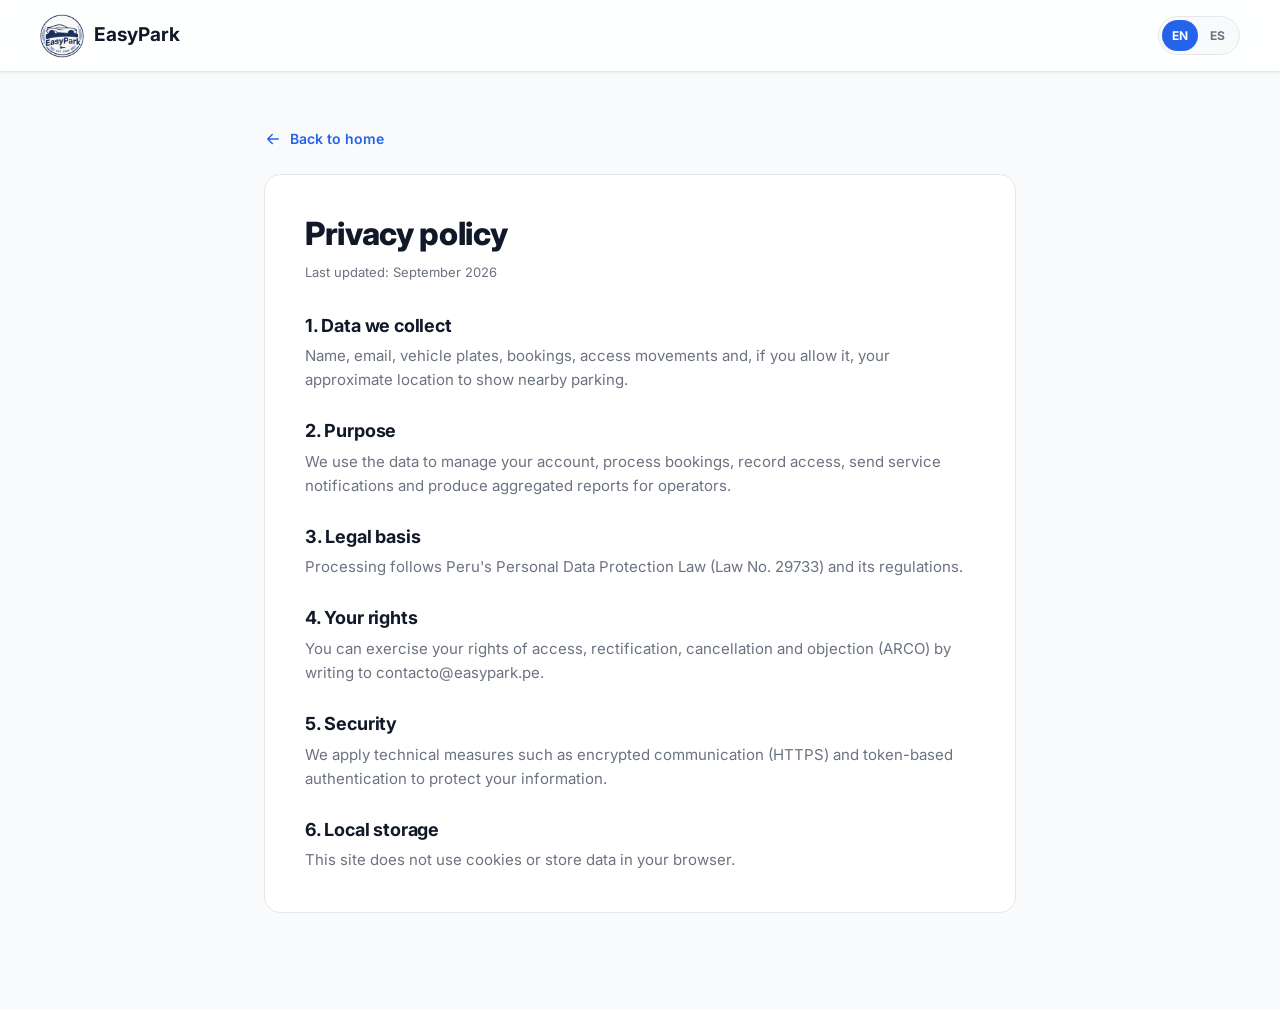
<file: pages/privacy.html>
﻿<!DOCTYPE html>
<html lang="en">
<head>
    <meta charset="UTF-8" />
    <meta name="viewport" content="width=device-width, initial-scale=1.0" />
    <title>Privacy policy | EasyPark</title>
    <meta name="description" content="Privacy policy of EasyPark, an academic parking management platform by ApexCode (UPC)." />
    <meta name="robots" content="index, follow" />
    <link rel="icon" type="image/jpeg" href="../assets/images/logo.jpeg" />
    <link rel="preconnect" href="https://fonts.googleapis.com" />
    <link rel="preconnect" href="https://fonts.gstatic.com" crossorigin />
    <link rel="stylesheet" href="https://fonts.googleapis.com/css2?family=Inter:wght@400;500;600;700;800&display=swap" />
    <link rel="stylesheet" href="../assets/css/styles.css" />
</head>
<body class="legal-page" data-title-key="legal.privacyTitle">

<svg class="sprite" aria-hidden="true" focusable="false">
    <symbol id="i-arrow" viewBox="0 0 24 24"><path d="M5 12h14M13 6l6 6-6 6"/></symbol>
</svg>

<header class="header scrolled" id="header">
    <div class="container nav-container">
        <a href="../index.html" class="brand" aria-label="EasyPark">
            <img src="../assets/images/logo.jpeg" alt="" width="44" height="44" />
            <span>EasyPark</span>
        </a>
        <div class="nav-actions">
            <div class="lang-switch" role="group" data-i18n-aria="a11y.lang" aria-label="Change language">
                <button type="button" class="lang-opt" data-lang="en" aria-pressed="true">EN</button>
                <button type="button" class="lang-opt" data-lang="es" aria-pressed="false">ES</button>
            </div>
        </div>
    </div>
</header>

<main class="legal-wrapper" id="main">
    <a href="../index.html" class="legal-back"><svg class="ico"><use href="#i-arrow"/></svg><span data-i18n="legal.back">Back to home</span></a>
    <article class="legal-card">
        <h1 data-i18n="legal.privacyTitle">Privacy policy</h1>
        <p class="legal-updated" data-i18n="legal.updated">Last updated: September 2026</p>
        <h2 data-i18n="legal.pr1Title">1. Data we collect</h2>
        <p data-i18n="legal.pr1">Name, email, vehicle plates, bookings, access movements and, if you allow it, your approximate location to show nearby parking.</p>
        <h2 data-i18n="legal.pr2Title">2. Purpose</h2>
        <p data-i18n="legal.pr2">We use the data to manage your account, process bookings, record access, send service notifications and produce aggregated reports for operators.</p>
        <h2 data-i18n="legal.pr3Title">3. Legal basis</h2>
        <p data-i18n="legal.pr3">Processing follows Peru's Personal Data Protection Law (Law No. 29733) and its regulations.</p>
        <h2 data-i18n="legal.pr4Title">4. Your rights</h2>
        <p data-i18n="legal.pr4">You can exercise your rights of access, rectification, cancellation and objection (ARCO) by writing to contacto@easypark.pe.</p>
        <h2 data-i18n="legal.pr5Title">5. Security</h2>
        <p data-i18n="legal.pr5">We apply technical measures such as encrypted communication (HTTPS) and token-based authentication to protect your information.</p>
        <h2 data-i18n="legal.pr6Title">6. Local storage</h2>
        <p data-i18n="legal.pr6">This site does not use cookies or store data in your browser.</p>
    </article>
</main>

<script src="../assets/i18n/i18n.js"></script>
<script>I18n.init();</script>
</body>
</html>
</file>
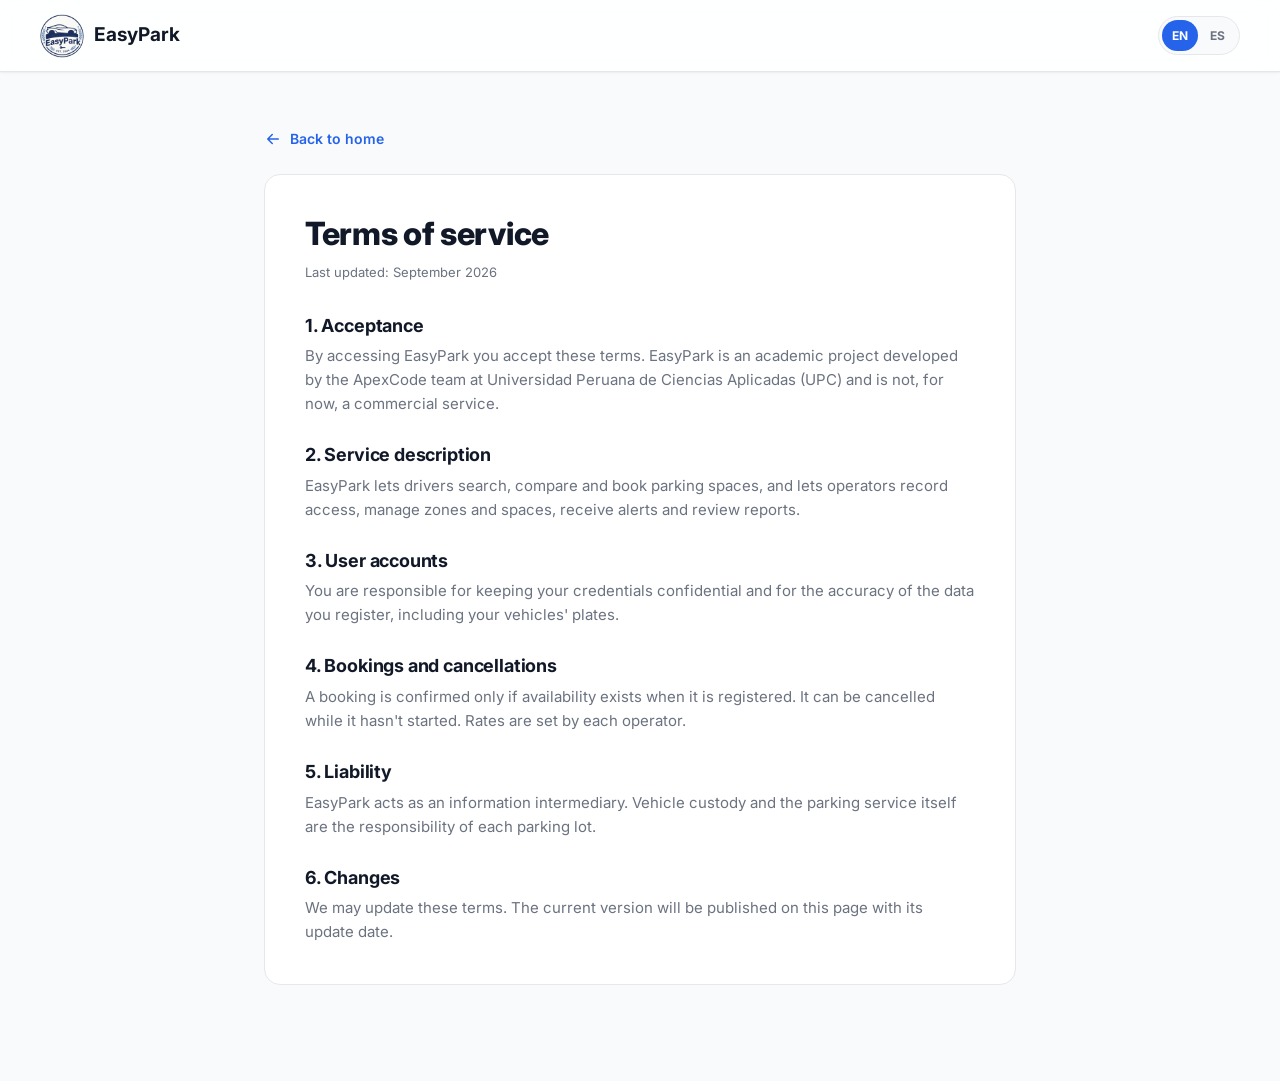
<file: pages/terms.html>
﻿<!DOCTYPE html>
<html lang="en">
<head>
    <meta charset="UTF-8" />
    <meta name="viewport" content="width=device-width, initial-scale=1.0" />
    <title>Terms of service | EasyPark</title>
    <meta name="description" content="Terms of service of EasyPark, an academic parking management platform by ApexCode (UPC)." />
    <meta name="robots" content="index, follow" />
    <link rel="icon" type="image/jpeg" href="../assets/images/logo.jpeg" />
    <link rel="preconnect" href="https://fonts.googleapis.com" />
    <link rel="preconnect" href="https://fonts.gstatic.com" crossorigin />
    <link rel="stylesheet" href="https://fonts.googleapis.com/css2?family=Inter:wght@400;500;600;700;800&display=swap" />
    <link rel="stylesheet" href="../assets/css/styles.css" />
</head>
<body class="legal-page" data-title-key="legal.tosTitle">

<svg class="sprite" aria-hidden="true" focusable="false">
    <symbol id="i-arrow" viewBox="0 0 24 24"><path d="M5 12h14M13 6l6 6-6 6"/></symbol>
</svg>

<header class="header scrolled" id="header">
    <div class="container nav-container">
        <a href="../index.html" class="brand" aria-label="EasyPark">
            <img src="../assets/images/logo.jpeg" alt="" width="44" height="44" />
            <span>EasyPark</span>
        </a>
        <div class="nav-actions">
            <div class="lang-switch" role="group" data-i18n-aria="a11y.lang" aria-label="Change language">
                <button type="button" class="lang-opt" data-lang="en" aria-pressed="true">EN</button>
                <button type="button" class="lang-opt" data-lang="es" aria-pressed="false">ES</button>
            </div>
        </div>
    </div>
</header>

<main class="legal-wrapper" id="main">
    <a href="../index.html" class="legal-back"><svg class="ico"><use href="#i-arrow"/></svg><span data-i18n="legal.back">Back to home</span></a>
    <article class="legal-card">
        <h1 data-i18n="legal.tosTitle">Terms of service</h1>
        <p class="legal-updated" data-i18n="legal.updated">Last updated: September 2026</p>
        <h2 data-i18n="legal.tos1Title">1. Acceptance</h2>
        <p data-i18n="legal.tos1">By accessing EasyPark you accept these terms. EasyPark is an academic project developed by the ApexCode team at Universidad Peruana de Ciencias Aplicadas (UPC) and is not, for now, a commercial service.</p>
        <h2 data-i18n="legal.tos2Title">2. Service description</h2>
        <p data-i18n="legal.tos2">EasyPark lets drivers search, compare and book parking spaces, and lets operators record access, manage zones and spaces, receive alerts and review reports.</p>
        <h2 data-i18n="legal.tos3Title">3. User accounts</h2>
        <p data-i18n="legal.tos3">You are responsible for keeping your credentials confidential and for the accuracy of the data you register, including your vehicles' plates.</p>
        <h2 data-i18n="legal.tos4Title">4. Bookings and cancellations</h2>
        <p data-i18n="legal.tos4">A booking is confirmed only if availability exists when it is registered. It can be cancelled while it hasn't started. Rates are set by each operator.</p>
        <h2 data-i18n="legal.tos5Title">5. Liability</h2>
        <p data-i18n="legal.tos5">EasyPark acts as an information intermediary. Vehicle custody and the parking service itself are the responsibility of each parking lot.</p>
        <h2 data-i18n="legal.tos6Title">6. Changes</h2>
        <p data-i18n="legal.tos6">We may update these terms. The current version will be published on this page with its update date.</p>
    </article>
</main>

<script src="../assets/i18n/i18n.js"></script>
<script>I18n.init();</script>
</body>
</html>
</file>
<file: assets/css/styles.css>
﻿:root {
    /* Brand & interaction */
    --primary: #2563EB;
    --primary-hover: #1D4ED8;
    --primary-tint: #EFF6FF;
    --primary-tint-2: #DBEAFE;

    /* Text & surfaces */
    --text: #111827;
    --text-2: #6B7280;
    --text-3: #9CA3AF;
    --border: #E5E7EB;
    --bg: #F9FAFB;
    --surface: #FFFFFF;
    --dark: #0F172A;
    --dark-2: #1E293B;

    /* Semantic (600 = graphics, 700 = text on tint) */
    --success: #16A34A;  --success-text: #15803D;  --success-bg: #DCFCE7;
    --danger: #DC2626;   --danger-text: #B91C1C;   --danger-bg: #FEE2E2;
    --warning: #F59E0B;  --warning-text: #B45309;  --warning-bg: #FEF3C7;

    /* Step accents */
    --step-1: #2563EB;
    --step-2: #16A34A;
    --step-3: #F59E0B;
    --step-4: #7C3AED;

    --radius-sm: 8px;
    --radius-md: 12px;
    --radius-lg: 16px;
    --radius-xl: 20px;
    --radius-pill: 999px;

    --shadow-sm: 0 1px 2px rgba(17, 24, 39, .06);
    --shadow-md: 0 8px 24px rgba(17, 24, 39, .08);
    --shadow-lg: 0 24px 48px rgba(37, 99, 235, .18);

    --container: 1320px;
    --header-h: 72px;
    --font: "Inter", system-ui, -apple-system, "Segoe UI", Roboto, sans-serif;
}

/* ================= Reset & base ================= */
*, *::before, *::after { box-sizing: border-box; margin: 0; padding: 0; }
html { scroll-behavior: smooth; scroll-padding-top: calc(var(--header-h) + 8px); -webkit-text-size-adjust: 100%; }
body { font-family: var(--font); font-size: 15px; line-height: 1.6; color: var(--text); background: var(--surface); overflow-x: hidden; }
img, svg { display: block; max-width: 100%; }
a { color: inherit; text-decoration: none; }
button { font: inherit; color: inherit; background: none; border: 0; cursor: pointer; }
ul, ol { list-style: none; }
h1, h2, h3, h4 { line-height: 1.2; letter-spacing: -0.01em; }
[hidden] { display: none !important; }

.sprite { position: absolute; width: 0; height: 0; overflow: hidden; }
.ico { width: 20px; height: 20px; flex-shrink: 0; fill: none; stroke: currentColor; stroke-width: 2; stroke-linecap: round; stroke-linejoin: round; }

:focus-visible { outline: 2px solid var(--primary); outline-offset: 2px; border-radius: 4px; }

.skip-link {
    position: absolute; left: 16px; top: -48px; z-index: 200;
    background: var(--primary); color: #fff; padding: 8px 16px; border-radius: var(--radius-sm); font-weight: 600;
    transition: top .2s;
}
.skip-link:focus { top: 12px; }

.container { width: 100%; max-width: var(--container); margin: 0 auto; padding: 0 40px; }
.container--narrow { max-width: 840px; }

/* ================= Typography helpers ================= */
.eyebrow {
    display: inline-block; font-size: 12px; font-weight: 700; letter-spacing: .08em; text-transform: uppercase;
    color: var(--primary); background: var(--primary-tint); padding: 6px 12px; border-radius: var(--radius-pill); margin-bottom: 16px;
}
.eyebrow--light { color: #BFDBFE; background: rgba(37, 99, 235, .22); }
h2 { font-size: clamp(28px, 3.2vw, 36px); font-weight: 800; margin-bottom: 16px; }
.muted { color: var(--text-2); font-size: 16px; }
.muted-light { color: #CBD5E1; font-size: 16px; }
.text-danger { color: var(--danger); }

/* ================= Buttons ================= */
.btn {
    display: inline-flex; align-items: center; justify-content: center; gap: 8px;
    font-size: 14px; font-weight: 600; line-height: 1; padding: 12px 20px; min-height: 44px;
    border-radius: var(--radius-sm); border: 1px solid transparent; white-space: nowrap;
    transition: background-color .2s, border-color .2s, color .2s, transform .1s, box-shadow .2s;
}
.btn:active { transform: translateY(1px); }
.btn .ico { width: 18px; height: 18px; }
.btn-lg { font-size: 15px; padding: 14px 24px; min-height: 52px; }
.btn-block { width: 100%; }
.btn-primary { background: var(--primary); color: #fff; box-shadow: 0 6px 16px rgba(37, 99, 235, .25); }
.btn-primary:hover { background: var(--primary-hover); }
.btn-outline { background: var(--surface); color: var(--text); border-color: var(--border); }
.btn-outline:hover { border-color: var(--primary); color: var(--primary); }
.btn-ghost { color: var(--text); }
.btn-ghost:hover { color: var(--primary); background: var(--primary-tint); }
.btn-white { background: #fff; color: var(--primary); }
.btn-white:hover { background: var(--primary-tint); }
.btn-outline-light { color: #fff; border-color: rgba(255, 255, 255, .55); }
.btn-outline-light:hover { background: rgba(255, 255, 255, .12); border-color: #fff; }

/* ================= Header ================= */
.header {
    position: sticky; top: 0; z-index: 100; height: var(--header-h);
    background: rgba(255, 255, 255, .86); backdrop-filter: saturate(160%) blur(12px);
    border-bottom: 1px solid transparent; transition: border-color .2s, box-shadow .2s;
}
.header.scrolled { border-color: var(--border); box-shadow: var(--shadow-sm); }
.nav-container { height: 100%; display: flex; align-items: center; justify-content: space-between; gap: 24px; }

.brand { display: inline-flex; align-items: center; gap: 10px; font-weight: 700; font-size: 19px; color: var(--text); flex-shrink: 0; }
.brand img { width: 44px; height: 44px; border-radius: 50%; object-fit: cover; background: #fff; }
.brand--light { color: #fff; }

.nav-links { display: flex; align-items: center; gap: 4px; }
.nav-links > a {
    font-size: 14px; font-weight: 500; color: var(--text-2); padding: 8px 12px; border-radius: var(--radius-sm);
    white-space: nowrap; transition: color .2s, background-color .2s;
}
.nav-links > a:hover { color: var(--text); background: var(--bg); }
.nav-links > a.is-active { color: var(--primary); font-weight: 600; }
.nav-actions-mobile { display: none; }

.nav-actions { display: flex; align-items: center; gap: 8px; }

/* Language switch (navbar + floating) */
.lang-switch, .floating-lang {
    display: inline-flex; align-items: center; gap: 2px; padding: 3px;
    background: var(--bg); border: 1px solid var(--border); border-radius: var(--radius-pill);
}
.lang-opt {
    font-size: 12px; font-weight: 700; letter-spacing: .02em; color: var(--text-2);
    padding: 6px 10px; min-width: 36px; border-radius: var(--radius-pill); transition: background-color .2s, color .2s;
}
.lang-opt:hover { color: var(--text); }
.lang-opt[aria-pressed="true"] { background: var(--primary); color: #fff; }

.floating-lang {
    position: fixed; right: 20px; bottom: 20px; z-index: 90; gap: 4px; padding: 4px 4px 4px 12px;
    background: var(--surface); box-shadow: var(--shadow-md);
}
.floating-lang > .ico { width: 16px; height: 16px; color: var(--text-2); margin-right: 2px; }

.menu-btn {
    display: none; width: 44px; height: 44px; align-items: center; justify-content: center;
    border: 1px solid var(--border); border-radius: var(--radius-sm); background: var(--surface);
}
.menu-btn .ico-close { display: none; }
.menu-btn[aria-expanded="true"] .ico-open { display: none; }
.menu-btn[aria-expanded="true"] .ico-close { display: block; }

/* ================= Hero ================= */
.hero-section {
    position: relative; overflow: hidden; padding: 72px 0 88px;
    background:
            radial-gradient(900px 480px at 85% 10%, rgba(37, 99, 235, .12), transparent 60%),
            linear-gradient(180deg, var(--primary-tint) 0%, var(--surface) 100%);
}
.hero-grid { display: grid; grid-template-columns: 1.05fr 1fr; gap: 60px; align-items: center; }
.hero-title { font-size: clamp(38px, 4.6vw, 56px); font-weight: 800; line-height: 1.08; letter-spacing: -0.025em; margin-bottom: 20px; }
.hero-title span { display: block; }
.hero-title .accent { color: var(--primary); }
.hero-subtitle { font-size: 18px; color: var(--text-2); max-width: 560px; margin-bottom: 32px; }
.hero-cta { display: flex; flex-wrap: wrap; gap: 12px; margin-bottom: 40px; }
.hero-stats { display: flex; flex-wrap: wrap; gap: 40px; }
.hero-stats li { display: flex; flex-direction: column; }
.hero-stats strong { display: inline-flex; align-items: center; gap: 6px; font-size: 26px; font-weight: 700; }
.hero-stats span { font-size: 13px; color: var(--text-2); }
.ico-star { width: 20px; height: 20px; fill: var(--warning); stroke: var(--warning); }

.hero-panel {
    position: relative; aspect-ratio: 5 / 4; max-width: 560px; margin-left: auto;
    border-radius: var(--radius-xl); background: linear-gradient(145deg, #3B82F6, var(--primary) 55%, #1E40AF);
    box-shadow: var(--shadow-lg); display: grid; place-items: center;
}
.hero-mock {
    width: 64%; padding: 20px; border-radius: var(--radius-lg);
    background: rgba(255, 255, 255, .12); border: 1px solid rgba(255, 255, 255, .25); backdrop-filter: blur(6px);
}
.hm-row { display: flex; justify-content: space-between; align-items: center; color: #DBEAFE; font-size: 13px; margin-bottom: 16px; }
.hm-chip { font-size: 11px; font-weight: 700; color: #fff; background: rgba(255, 255, 255, .2); padding: 3px 10px; border-radius: var(--radius-pill); }
.hm-grid { display: grid; grid-template-columns: repeat(3, 1fr); gap: 8px; }
.slot { height: 36px; border-radius: 8px; }
.slot.free { background: #fff; }
.slot.busy { background: rgba(255, 255, 255, .25); }

.float-card {
    position: absolute; background: var(--surface); border-radius: var(--radius-md); box-shadow: var(--shadow-md);
    padding: 14px 16px; animation: float 6s ease-in-out infinite;
}
.float-card--top { top: 7%; left: -6%; display: flex; gap: 10px; align-items: center; }
.float-card--bottom { bottom: 8%; right: -4%; width: 210px; animation-delay: -3s; }
.fc-title { font-size: 14px; font-weight: 700; }
.fc-meta { font-size: 12px; color: var(--text-2); }
.fc-bar-head { display: flex; justify-content: space-between; font-size: 13px; color: var(--text-2); margin-bottom: 8px; }
.fc-bar-head strong { color: var(--text); }
@keyframes float { 0%, 100% { transform: translateY(0); } 50% { transform: translateY(-8px); } }

.dot { width: 10px; height: 10px; border-radius: 50%; flex-shrink: 0; }
.dot--ok { background: var(--success); box-shadow: 0 0 0 4px var(--success-bg); }
.dot--warn { background: var(--warning); box-shadow: 0 0 0 4px var(--warning-bg); }
.dot--info { background: var(--primary); box-shadow: 0 0 0 4px var(--primary-tint-2); }

.bar { height: 6px; background: var(--border); border-radius: var(--radius-pill); overflow: hidden; flex: 1; }
.bar i { display: block; height: 100%; width: var(--w); background: var(--primary); border-radius: inherit; }
.bar.sm { height: 6px; }

/* ================= Marquee ================= */
.marquee { overflow: hidden; background: var(--dark); color: #E2E8F0; padding: 16px 0; }
.marquee-track { display: flex; width: max-content; animation: marquee 38s linear infinite; }
.marquee-group { display: flex; align-items: center; gap: 24px; padding-right: 24px; }
.marquee-group span { font-size: 15px; font-weight: 600; white-space: nowrap; }
.marquee-group i { width: 8px; height: 8px; background: var(--primary); transform: rotate(45deg); border-radius: 2px; flex-shrink: 0; }
@keyframes marquee { to { transform: translateX(-50%); } }

/* ================= Sections ================= */
.section { padding: 96px 0; }
.section--soft { background: var(--bg); }
.section--dark { background: var(--dark); color: #fff; }
.section-head { text-align: center; max-width: 720px; margin: 0 auto 48px; }

.split { display: grid; grid-template-columns: 1fr 1fr; gap: 60px; align-items: center; }

/* Reveal animation */
.reveal { opacity: 0; transform: translateY(16px); transition: opacity .6s ease, transform .6s ease; }
.reveal.is-visible { opacity: 1; transform: none; }

/* ================= About ================= */
.mv-grid { display: grid; grid-template-columns: 1fr 1fr; gap: 16px; margin: 28px 0 32px; }
.mv-card { background: var(--surface); border: 1px solid var(--border); border-left: 3px solid var(--primary); border-radius: var(--radius-md); padding: 16px 20px; }
.mv-card h3 { font-size: 15px; font-weight: 700; margin-bottom: 6px; }
.mv-card p { font-size: 14px; color: var(--text-2); }

.panel { border-radius: var(--radius-xl); padding: 40px; display: grid; gap: 16px; }
.panel--blue { background: linear-gradient(145deg, var(--primary-tint), var(--primary-tint-2)); }
.panel--green { background: linear-gradient(145deg, #F0FDF4, var(--success-bg)); }
.panel--dark { background: linear-gradient(145deg, var(--dark-2), var(--dark)); }

.mini-card, .panel-note, .search-mock, .admin-mock {
    background: var(--surface); border-radius: var(--radius-md); box-shadow: var(--shadow-md); padding: 20px;
}
.mini-head { display: flex; justify-content: space-between; font-size: 14px; font-weight: 700; margin-bottom: 16px; }
.mini-head em { font-style: normal; font-weight: 500; color: var(--text-2); font-size: 13px; }
.mini-row { display: flex; align-items: center; gap: 12px; font-size: 13px; }
.mini-row + .mini-row { margin-top: 12px; }
.mini-row b { width: 36px; text-align: right; }
.tag { font-size: 11px; font-weight: 700; color: var(--primary); background: var(--primary-tint-2); padding: 3px 10px; border-radius: var(--radius-pill); }
.panel-note strong { display: block; font-size: 26px; color: var(--primary); }
.panel-note span { font-size: 14px; color: var(--text-2); }

/* ================= Benefits ================= */
.segment-toggle {
    display: flex; width: max-content; margin: 0 auto 40px; padding: 4px; gap: 4px;
    background: var(--surface); border: 1px solid var(--border); border-radius: var(--radius-pill); box-shadow: var(--shadow-sm);
}
.segment-btn { font-size: 14px; font-weight: 600; color: var(--text-2); padding: 10px 20px; border-radius: var(--radius-pill); transition: background-color .2s, color .2s; }
.segment-btn.is-active { background: var(--primary); color: #fff; }

.services-grid { display: grid; grid-template-columns: 1fr 1fr; gap: 48px; align-items: center; animation: fade .35s ease; }
@keyframes fade { from { opacity: 0; transform: translateY(6px); } to { opacity: 1; transform: none; } }

.accordion { display: grid; gap: 12px; }
.acc-item { background: var(--surface); border: 1px solid var(--border); border-radius: var(--radius-md); transition: border-color .2s, box-shadow .2s; }
.acc-item.is-open { border-color: var(--primary); box-shadow: 0 0 0 3px var(--primary-tint); }
.acc-head { width: 100%; display: flex; align-items: center; gap: 14px; padding: 18px 20px; text-align: left; }
.acc-ico {
    width: 40px; height: 40px; display: grid; place-items: center; flex-shrink: 0;
    border-radius: var(--radius-sm); background: var(--primary-tint); color: var(--primary);
}
.acc-title { flex: 1; font-size: 16px; font-weight: 700; }
.acc-arrow {
    width: 32px; height: 32px; padding: 7px; border-radius: 50%; background: var(--bg); color: var(--text-2);
    transition: transform .25s, background-color .2s, color .2s;
}
.acc-item.is-open .acc-arrow { transform: rotate(90deg); background: var(--primary); color: #fff; }
.acc-body { overflow: hidden; max-height: 0; transition: max-height .3s ease; }
.acc-body p { padding: 0 20px 20px 74px; color: var(--text-2); font-size: 14px; }

.search-bar { display: flex; align-items: center; gap: 10px; padding: 10px 14px; border: 1px solid var(--border); border-radius: var(--radius-sm); font-size: 14px; color: var(--text-2); margin-bottom: 12px; }
.search-bar .ico { width: 18px; height: 18px; }
.result { display: flex; justify-content: space-between; align-items: center; padding: 12px 14px; border-radius: var(--radius-sm); border: 1px solid transparent; }
.result.is-active { background: #F0FDF4; border-color: #BBF7D0; }
.r-title { font-size: 14px; font-weight: 700; }
.r-meta { font-size: 12px; color: var(--text-2); }
.result b { font-size: 14px; color: var(--success-text); }
.search-cta { margin-top: 12px; text-align: center; font-size: 14px; font-weight: 600; color: #fff; background: var(--success-text); padding: 12px; border-radius: var(--radius-sm); }

.am-head { display: flex; justify-content: space-between; font-size: 14px; font-weight: 700; margin-bottom: 16px; }
.am-head em { font-style: normal; font-size: 11px; font-weight: 700; color: var(--primary); background: var(--primary-tint-2); padding: 3px 10px; border-radius: var(--radius-pill); }
.am-kpis { display: grid; grid-template-columns: repeat(3, 1fr); gap: 10px; margin-bottom: 16px; }
.am-kpis div { background: var(--bg); border-radius: var(--radius-sm); padding: 12px; }
.am-kpis p { font-size: 12px; color: var(--text-2); }
.am-kpis strong { font-size: 20px; }
.am-item { display: flex; align-items: center; gap: 12px; font-size: 13px; padding: 8px 4px; }
.am-item + .am-item { border-top: 1px solid var(--border); }

/* ================= Steps ================= */
.steps-grid { display: grid; grid-template-columns: repeat(4, 1fr); gap: 20px; counter-reset: none; }
.step-card {
    --accent: var(--step-1);
    background: var(--surface); border: 1px solid var(--border); border-radius: var(--radius-lg); overflow: hidden;
    transition: transform .25s, box-shadow .25s;
}
.step-card:hover { transform: translateY(-4px); box-shadow: var(--shadow-md); }
.step-card--2 { --accent: var(--step-2); }
.step-card--3 { --accent: var(--step-3); }
.step-card--4 { --accent: var(--step-4); }
.step-top {
    position: relative; height: 150px; display: grid; place-items: center;
    background: color-mix(in srgb, var(--accent) 14%, white);
    border-bottom-left-radius: 50% 24px; border-bottom-right-radius: 50% 24px;
}
.step-num {
    position: absolute; top: 14px; left: 14px; width: 36px; height: 36px; display: grid; place-items: center;
    font-size: 13px; font-weight: 800; background: var(--surface); color: var(--accent); border-radius: 50%; box-shadow: var(--shadow-sm);
}
.step-ill { width: 140px; height: auto; }
.ill-card { fill: #fff; }
.ill-soft { fill: color-mix(in srgb, var(--accent) 25%, white); }
.ill-accent { fill: var(--accent); }
.ill-dark { fill: var(--text); }
.ill-stroke { stroke: var(--accent); stroke-width: 2; }
.ill-line { fill: none; stroke: var(--accent); stroke-width: 2.5; stroke-linecap: round; stroke-linejoin: round; }
.ill-line--light { stroke: #fff; }
.ill-line--soft { stroke: color-mix(in srgb, var(--accent) 25%, white); stroke-dasharray: 4 4; }
.step-body { padding: 24px; }
.step-body h3 { font-size: 16px; font-weight: 700; margin-bottom: 8px; }
.step-body p { font-size: 14px; color: var(--text-2); }

/* ================= CTA banner ================= */
.cta-banner-section { padding: 0 0 96px; }
.cta-banner {
    text-align: center; padding: 56px 40px; border-radius: var(--radius-xl);
    background: linear-gradient(135deg, var(--primary-tint), var(--primary-tint-2)); border: 1px solid #BFDBFE;
}
.cta-banner p { color: var(--text-2); font-size: 16px; max-width: 560px; margin: 0 auto 28px; }

/* ================= Features (dark) ================= */
.features-grid { display: grid; grid-template-columns: 1fr 1.15fr; gap: 32px; align-items: stretch; }
.feature-tabs { display: grid; gap: 10px; }
.feature-tab {
    display: flex; align-items: center; gap: 14px; width: 100%; text-align: left; padding: 16px 20px;
    font-size: 15px; font-weight: 600; color: #CBD5E1;
    background: rgba(255, 255, 255, .04); border: 1px solid rgba(255, 255, 255, .08); border-radius: var(--radius-md);
    transition: background-color .2s, border-color .2s, color .2s;
}
.feature-tab span { flex: 1; }
.feature-tab .chev { width: 18px; height: 18px; opacity: .5; transition: transform .2s, opacity .2s; }
.feature-tab:hover { background: rgba(255, 255, 255, .08); color: #fff; }
.feature-tab.is-active { background: var(--surface); color: var(--text); border-color: var(--surface); }
.feature-tab.is-active > .ico:first-child { color: var(--primary); }
.feature-tab.is-active .chev { opacity: 1; transform: translateX(3px); color: var(--primary); }
.feature-panel {
    padding: 40px; border-radius: var(--radius-xl);
    background: linear-gradient(160deg, rgba(37, 99, 235, .28), rgba(37, 99, 235, .06)); border: 1px solid rgba(147, 197, 253, .2);
}
.feature-panel-ico { width: 56px; height: 56px; display: grid; place-items: center; border-radius: var(--radius-md); background: var(--primary); margin-bottom: 24px; }
.feature-panel-ico .ico { width: 26px; height: 26px; color: #fff; }
.feature-panel h3 { font-size: 24px; font-weight: 700; margin-bottom: 12px; }
.feature-panel p { color: #CBD5E1; font-size: 16px; margin-bottom: 24px; }
.feature-panel.is-changing { animation: fade .3s ease; }

/* ================= Check list ================= */
.check-list { display: grid; gap: 12px; margin: 24px 0; }
.check-list li { display: flex; align-items: flex-start; gap: 12px; font-size: 15px; color: var(--text); }
.check-list .ico {
    width: 22px; height: 22px; padding: 4px; border-radius: 50%; margin-top: 1px;
    background: var(--success-bg); color: var(--success-text); stroke-width: 3;
}
.check-list--light li { color: #E2E8F0; }
.check-list--light .ico { background: rgba(22, 163, 74, .2); color: #4ADE80; }

/* ================= IoT ================= */
.chip { display: inline-flex; margin-top: 20px; font-size: 13px; font-weight: 600; color: var(--primary); background: var(--primary-tint); border: 1px solid var(--primary-tint-2); padding: 8px 14px; border-radius: var(--radius-pill); }
.iot { color: #E2E8F0; }
.iot-head { display: flex; align-items: center; gap: 10px; font-size: 14px; font-weight: 600; margin-bottom: 20px; }
.iot-head span { flex: 1; }
.iot-head em { font-style: normal; color: #4ADE80; }
.iot-grid { display: grid; grid-template-columns: repeat(4, 1fr); gap: 10px; }
.sensor { height: 44px; border-radius: 8px; background: rgba(255, 255, 255, .08); border: 1px solid rgba(255, 255, 255, .08); }
.sensor.on { background: rgba(37, 99, 235, .55); border-color: rgba(147, 197, 253, .45); }
.iot-foot { margin-top: 20px; font-size: 13px; color: #94A3B8; }

/* ================= Team ================= */
.team-grid { display: grid; grid-template-columns: repeat(6, 1fr); gap: 20px; }
.team-card {
    grid-column: span 2; text-align: center; background: var(--surface); border: 1px solid var(--border);
    border-radius: var(--radius-lg); padding: 32px 24px; transition: transform .25s, box-shadow .25s, border-color .25s;
}
.team-card:nth-child(4) { grid-column: 2 / span 2; }
.team-card:hover { transform: translateY(-4px); box-shadow: var(--shadow-md); border-color: var(--primary-tint-2); }
.team-avatar {
    position: relative; width: 112px; height: 112px; margin: 0 auto 20px; border-radius: 50%; overflow: hidden;
    background: linear-gradient(145deg, var(--primary-tint-2), var(--primary-tint)); box-shadow: 0 0 0 4px var(--surface), 0 0 0 6px var(--primary-tint-2);
}
.team-avatar img { width: 100%; height: 100%; object-fit: cover; object-position: center 20%; }
.team-avatar.no-photo::after {
    content: attr(data-initials); position: absolute; inset: 0; display: grid; place-items: center;
    font-size: 32px; font-weight: 800; color: var(--primary);
}
.team-card h3 { font-size: 16px; font-weight: 700; margin-bottom: 4px; }
.team-role { font-size: 13px; font-weight: 600; color: var(--primary); margin-bottom: 12px; }
.team-bio { font-size: 14px; color: var(--text-2); }

.video-split { display: grid; grid-template-columns: 1fr 1.4fr; gap: 40px; align-items: center; margin-top: 56px; }
.video-split h3 { font-size: 24px; font-weight: 700; margin-bottom: 8px; }

.video-frame {
    position: relative; aspect-ratio: 16 / 9; border-radius: var(--radius-lg); overflow: hidden;
    background: radial-gradient(circle at 30% 20%, #1E3A8A, var(--dark) 70%);
    display: grid; place-items: center; box-shadow: var(--shadow-md);
}
.video-frame iframe { position: absolute; inset: 0; width: 100%; height: 100%; border: 0; }
.video-play {
    width: 72px; height: 72px; display: grid; place-items: center; border-radius: 50%;
    background: var(--primary); color: #fff; box-shadow: 0 0 0 10px rgba(37, 99, 235, .25); transition: transform .2s;
}
.video-play:hover { transform: scale(1.06); }
.video-play .ico { width: 28px; height: 28px; fill: currentColor; margin-left: 4px; }
.video-soon { position: absolute; bottom: 16px; font-size: 13px; color: #CBD5E1; }
.video-frame.is-empty .video-play { opacity: .55; cursor: default; }
.video-frame.is-empty .video-play:hover { transform: none; }
.video-caption { text-align: center; font-size: 13px; color: var(--text-2); margin-top: 12px; }

/* ================= Testimonials ================= */
.grid { display: grid; gap: 20px; }
.grid-3 { grid-template-columns: repeat(3, 1fr); }
.quote { background: var(--surface); border: 1px solid var(--border); border-radius: var(--radius-lg); padding: 28px; display: flex; flex-direction: column; gap: 16px; }
.stars { display: flex; gap: 2px; }
.stars .ico { width: 16px; height: 16px; fill: var(--warning); stroke: var(--warning); }
.quote blockquote { flex: 1; font-size: 15px; color: var(--text); }
.author { display: flex; align-items: center; gap: 12px; }
.author strong { display: block; font-size: 14px; }
.author em { font-style: normal; font-size: 13px; color: var(--text-2); }
.avatar { width: 40px; height: 40px; display: grid; place-items: center; border-radius: 50%; font-size: 13px; font-weight: 700; color: var(--primary); background: var(--primary-tint-2); flex-shrink: 0; }

/* ================= Plans ================= */
.plan-toggle {
    display: flex; width: max-content; margin: -16px auto 40px; padding: 4px; gap: 4px;
    background: var(--surface); border: 1px solid var(--border); border-radius: var(--radius-pill);
}
.plan-toggle-btn { font-size: 14px; font-weight: 600; color: var(--text-2); padding: 8px 20px; border-radius: var(--radius-pill); }
.plan-toggle-btn.is-active { background: var(--text); color: #fff; }
.plans-grid { display: grid; grid-template-columns: repeat(3, 1fr); gap: 20px; align-items: stretch; }
.plan {
    position: relative; display: flex; flex-direction: column; background: var(--surface);
    border: 1px solid var(--border); border-radius: var(--radius-lg); padding: 32px 28px;
}
.plan h3 { font-size: 18px; font-weight: 700; }
.plan-sub { font-size: 14px; color: var(--text-2); margin-top: 4px; }
.price { font-size: 40px; font-weight: 800; margin: 20px 0 4px; letter-spacing: -0.02em; }
.price small { font-size: 14px; font-weight: 500; color: var(--text-2); }
.save-badge { display: inline-block; width: max-content; font-size: 12px; font-weight: 700; color: var(--success-text); background: var(--success-bg); padding: 4px 10px; border-radius: var(--radius-pill); }
.plan .check-list { flex: 1; margin: 20px 0 28px; }
.plan .check-list li { font-size: 14px; }
.plan--featured { border: 2px solid var(--primary); box-shadow: var(--shadow-lg); }
.badge {
    position: absolute; top: -13px; left: 50%; transform: translateX(-50%); font-size: 11px; font-weight: 700;
    letter-spacing: .04em; text-transform: uppercase; color: #fff; background: var(--primary); padding: 5px 14px; border-radius: var(--radius-pill);
}

/* ================= FAQ ================= */
.faq { display: grid; gap: 12px; }
.faq-item .acc-head { padding: 20px 24px; }
.faq-item .acc-body p { padding: 0 24px 20px; }
.acc-plus { width: 22px; height: 22px; color: var(--primary); transition: transform .25s; }
.acc-item.is-open .acc-plus { transform: rotate(45deg); }

/* ================= Contact ================= */
.contact-list { display: grid; gap: 16px; margin-top: 28px; }
.contact-list li { display: flex; align-items: center; gap: 14px; font-size: 15px; }
.contact-list a:hover { color: var(--primary); }
.contact-ico { width: 44px; height: 44px; display: grid; place-items: center; border-radius: var(--radius-sm); background: var(--primary-tint); color: var(--primary); }
.form { background: var(--surface); border: 1px solid var(--border); border-radius: var(--radius-lg); padding: 32px; box-shadow: var(--shadow-md); display: grid; gap: 18px; }
.field { display: grid; gap: 6px; }
.field label { font-size: 12px; font-weight: 600; }
.field input, .field textarea {
    font: inherit; font-size: 14px; color: var(--text); width: 100%; min-height: 44px; padding: 10px 14px;
    border: 1px solid var(--border); border-radius: var(--radius-sm); background: var(--surface); transition: border-color .2s, box-shadow .2s;
}
.field textarea { resize: vertical; }
.field input::placeholder, .field textarea::placeholder { color: var(--text-3); }
.field input:focus, .field textarea:focus { outline: none; border-color: var(--primary); box-shadow: 0 0 0 3px var(--primary-tint-2); }
.field.has-error input, .field.has-error textarea { border-color: var(--danger); }
.error { font-size: 12px; color: var(--danger-text); min-height: 0; }
.form-ok { font-size: 14px; font-weight: 600; color: var(--success-text); background: var(--success-bg); padding: 12px 16px; border-radius: var(--radius-sm); text-align: center; }

/* ================= Final CTA ================= */
.final-cta { background: linear-gradient(135deg, var(--primary), #1E40AF); color: #fff; padding: 80px 0; }
.final-cta-inner { text-align: center; }
.final-cta p { font-size: 17px; color: #DBEAFE; max-width: 560px; margin: 0 auto 32px; }
.final-cta-buttons { display: flex; justify-content: center; flex-wrap: wrap; gap: 12px; }

/* ================= Footer ================= */
.footer { background: var(--dark); color: #94A3B8; padding: 72px 0 28px; }
.footer-top { display: grid; grid-template-columns: 1.6fr repeat(3, 1fr); gap: 40px; padding-bottom: 40px; border-bottom: 1px solid rgba(255, 255, 255, .08); }
.footer-brand p { font-size: 14px; margin: 16px 0 20px; max-width: 320px; }
.social-links { display: flex; gap: 10px; }
.social-btn {
    width: 40px; height: 40px; display: grid; place-items: center; border-radius: 50%;
    background: rgba(255, 255, 255, .06); color: #E2E8F0; transition: background-color .2s, color .2s;
}
.social-btn:hover { background: var(--primary); color: #fff; }
.social-btn .ico { width: 18px; height: 18px; }
.footer-col h4 { font-size: 14px; font-weight: 700; color: #fff; margin-bottom: 16px; }
.footer-col ul { display: grid; gap: 10px; }
.footer-col a { font-size: 14px; transition: color .2s; }
.footer-col a:hover { color: #fff; }
.footer-bottom { display: flex; justify-content: space-between; align-items: center; flex-wrap: wrap; gap: 12px; padding-top: 24px; font-size: 13px; }
.footer-legal { display: flex; gap: 20px; }
.footer-legal a:hover { color: #fff; }

/* ================= Legal pages ================= */
.legal-page { background: var(--bg); }
.legal-wrapper { max-width: 800px; margin: 0 auto; padding: 56px 24px 96px; }
.legal-back { display: inline-flex; align-items: center; gap: 8px; font-size: 14px; font-weight: 600; color: var(--primary); margin-bottom: 24px; }
.legal-back .ico { width: 18px; height: 18px; transform: rotate(180deg); }
.legal-card { background: var(--surface); border: 1px solid var(--border); border-radius: var(--radius-lg); padding: 40px; }
.legal-card h1 { font-size: 32px; font-weight: 800; margin-bottom: 8px; }
.legal-updated { font-size: 13px; color: var(--text-2); margin-bottom: 32px; }
.legal-card h2 { font-size: 18px; font-weight: 700; margin: 28px 0 8px; }
.legal-card p { color: var(--text-2); }

/* ================= Responsive ================= */
/* Laptop: 1024–1279 */
@media (max-width: 1279px) {
    .container { padding: 0 24px; }
    .nav-links > a { padding: 8px 8px; }
    .hero-grid { gap: 40px; }
}

/* Tablet: 768–1023 */
@media (max-width: 1023px) {
    .menu-btn { display: inline-flex; }
    .hide-sm { display: none; }
    .nav-links {
        position: fixed; top: var(--header-h); left: 0; right: 0; flex-direction: column; align-items: stretch; gap: 4px;
        padding: 16px 24px 24px; background: var(--surface); border-bottom: 1px solid var(--border); box-shadow: var(--shadow-md);
        transform: translateY(-8px); opacity: 0; visibility: hidden; transition: opacity .2s, transform .2s, visibility .2s;
        max-height: calc(100vh - var(--header-h)); overflow-y: auto;
    }
    .nav-links.is-open { transform: none; opacity: 1; visibility: visible; }
    .nav-links > a { padding: 12px; font-size: 15px; }
    .nav-actions-mobile { display: grid; grid-template-columns: 1fr 1fr; gap: 8px; margin-top: 8px; padding-top: 16px; border-top: 1px solid var(--border); }

    .hero-grid, .split, .services-grid, .features-grid, .video-split { grid-template-columns: 1fr; }
    .hero-panel { margin: 0 auto; }
    .section { padding: 72px 0; }
    .steps-grid { grid-template-columns: repeat(2, 1fr); }
    .team-grid { grid-template-columns: repeat(2, 1fr); }
    .team-card, .team-card:nth-child(4) { grid-column: auto; }
    .team-card:last-child { grid-column: 1 / -1; max-width: 50%; justify-self: center; }
    .grid-3, .plans-grid { grid-template-columns: 1fr; max-width: 520px; margin-inline: auto; }
    .plan--featured { order: -1; }
    .footer-top { grid-template-columns: 1fr 1fr 1fr; }
    .footer-brand { grid-column: 1 / -1; }
}

/* Phone: < 768 */
@media (max-width: 767px) {
    body { font-size: 14px; }
    .container { padding: 0 16px; }
    .hero-section { padding: 48px 0 64px; }
    .hero-subtitle { font-size: 16px; }
    .hero-cta { flex-direction: column; }
    .hero-cta .btn { width: 100%; }
    .hero-stats { gap: 24px; }
    .float-card--top { left: 4px; top: -14px; }
    .float-card--bottom { right: 4px; bottom: -14px; width: 180px; }
    .hero-mock { width: 76%; padding: 16px; }
    .panel { padding: 24px 16px; }
    .mv-grid { grid-template-columns: 1fr; }
    .segment-toggle { width: 100%; }
    .segment-btn { flex: 1; padding: 10px 12px; }
    .acc-body p { padding-left: 20px; }
    .steps-grid, .team-grid { grid-template-columns: 1fr; }
    .team-card:last-child { max-width: none; }
    .cta-banner { padding: 40px 20px; }
    .feature-panel { padding: 28px 20px; }
    .form { padding: 24px 16px; }
    .footer-top { grid-template-columns: 1fr 1fr; }
    .footer-bottom { flex-direction: column; align-items: flex-start; }
    .floating-lang { display: none; }
    .hero-panel { aspect-ratio: 1 / 1; margin-top: 24px; }
    .legal-card { padding: 28px 20px; }
}

@media (prefers-reduced-motion: reduce) {
    *, *::before, *::after { animation-duration: .01ms !important; animation-iteration-count: 1 !important; transition-duration: .01ms !important; scroll-behavior: auto !important; }
    .reveal { opacity: 1; transform: none; }
}
</file>
